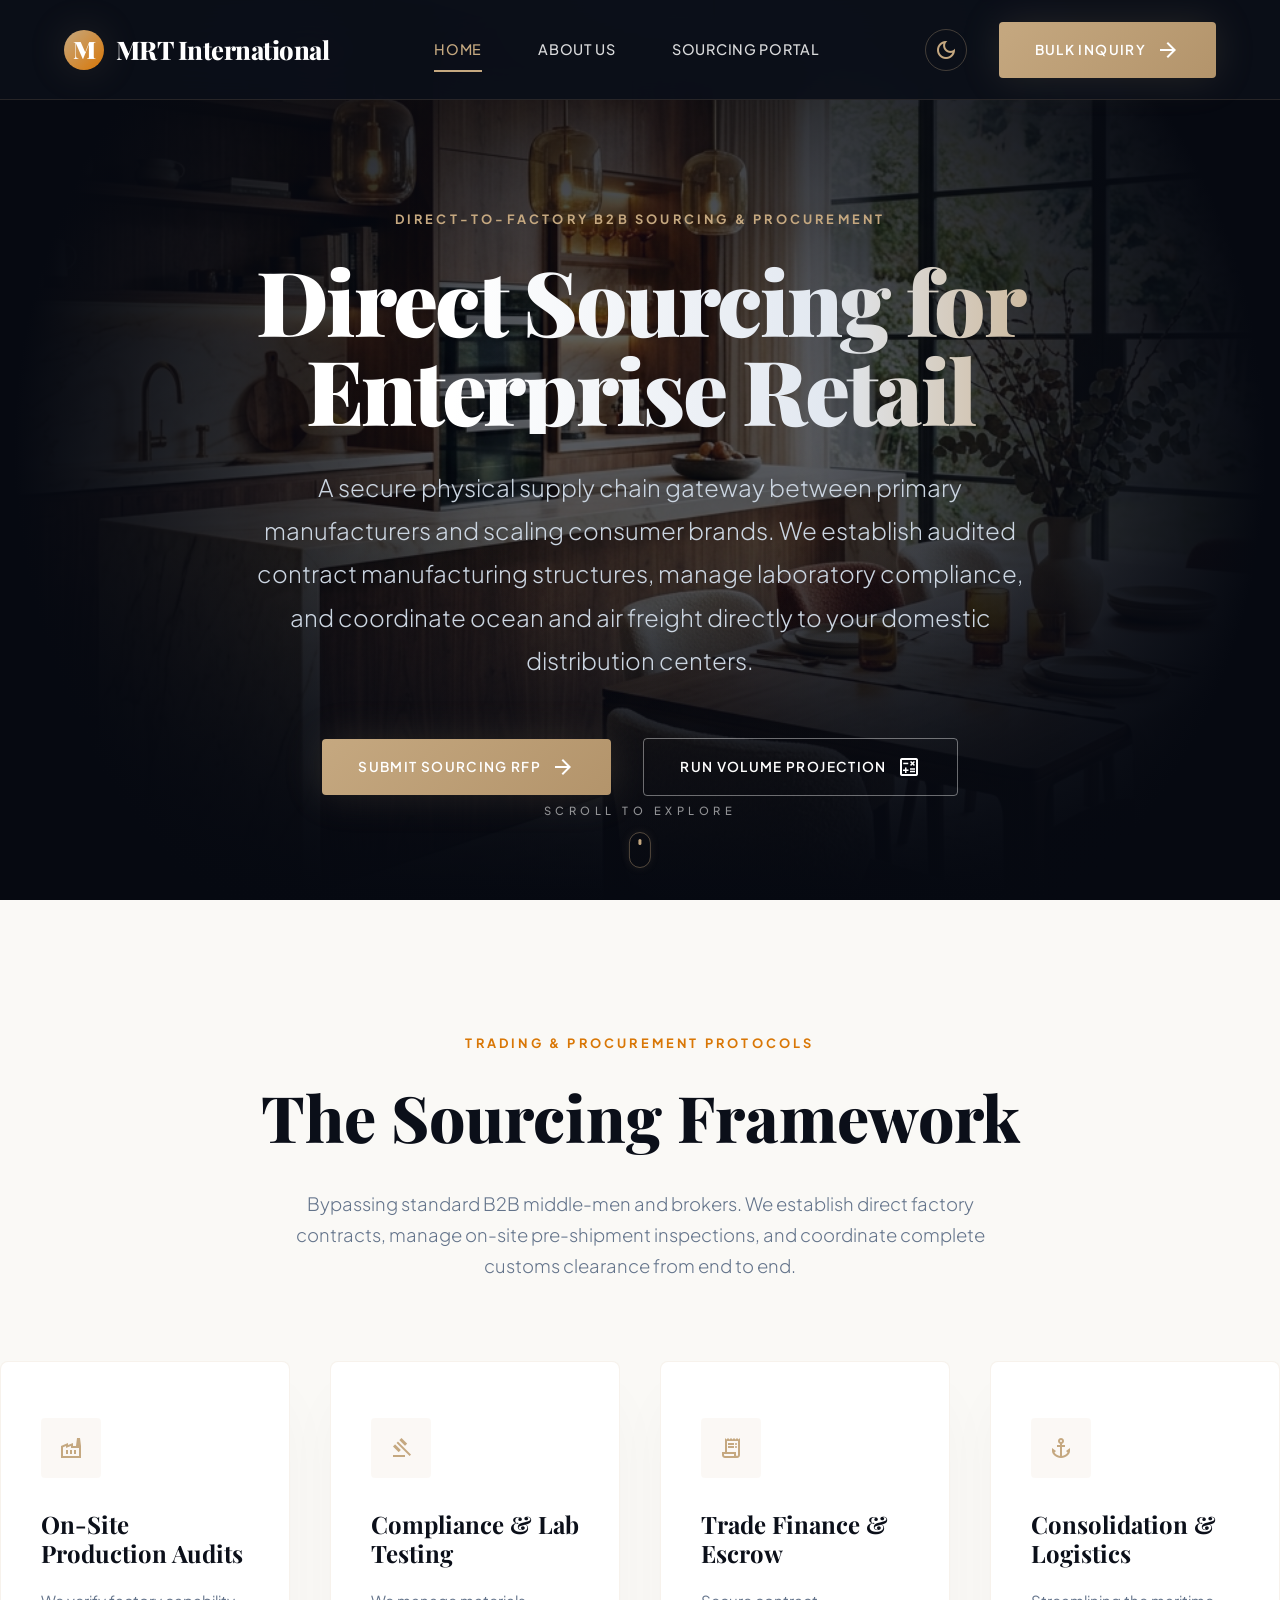
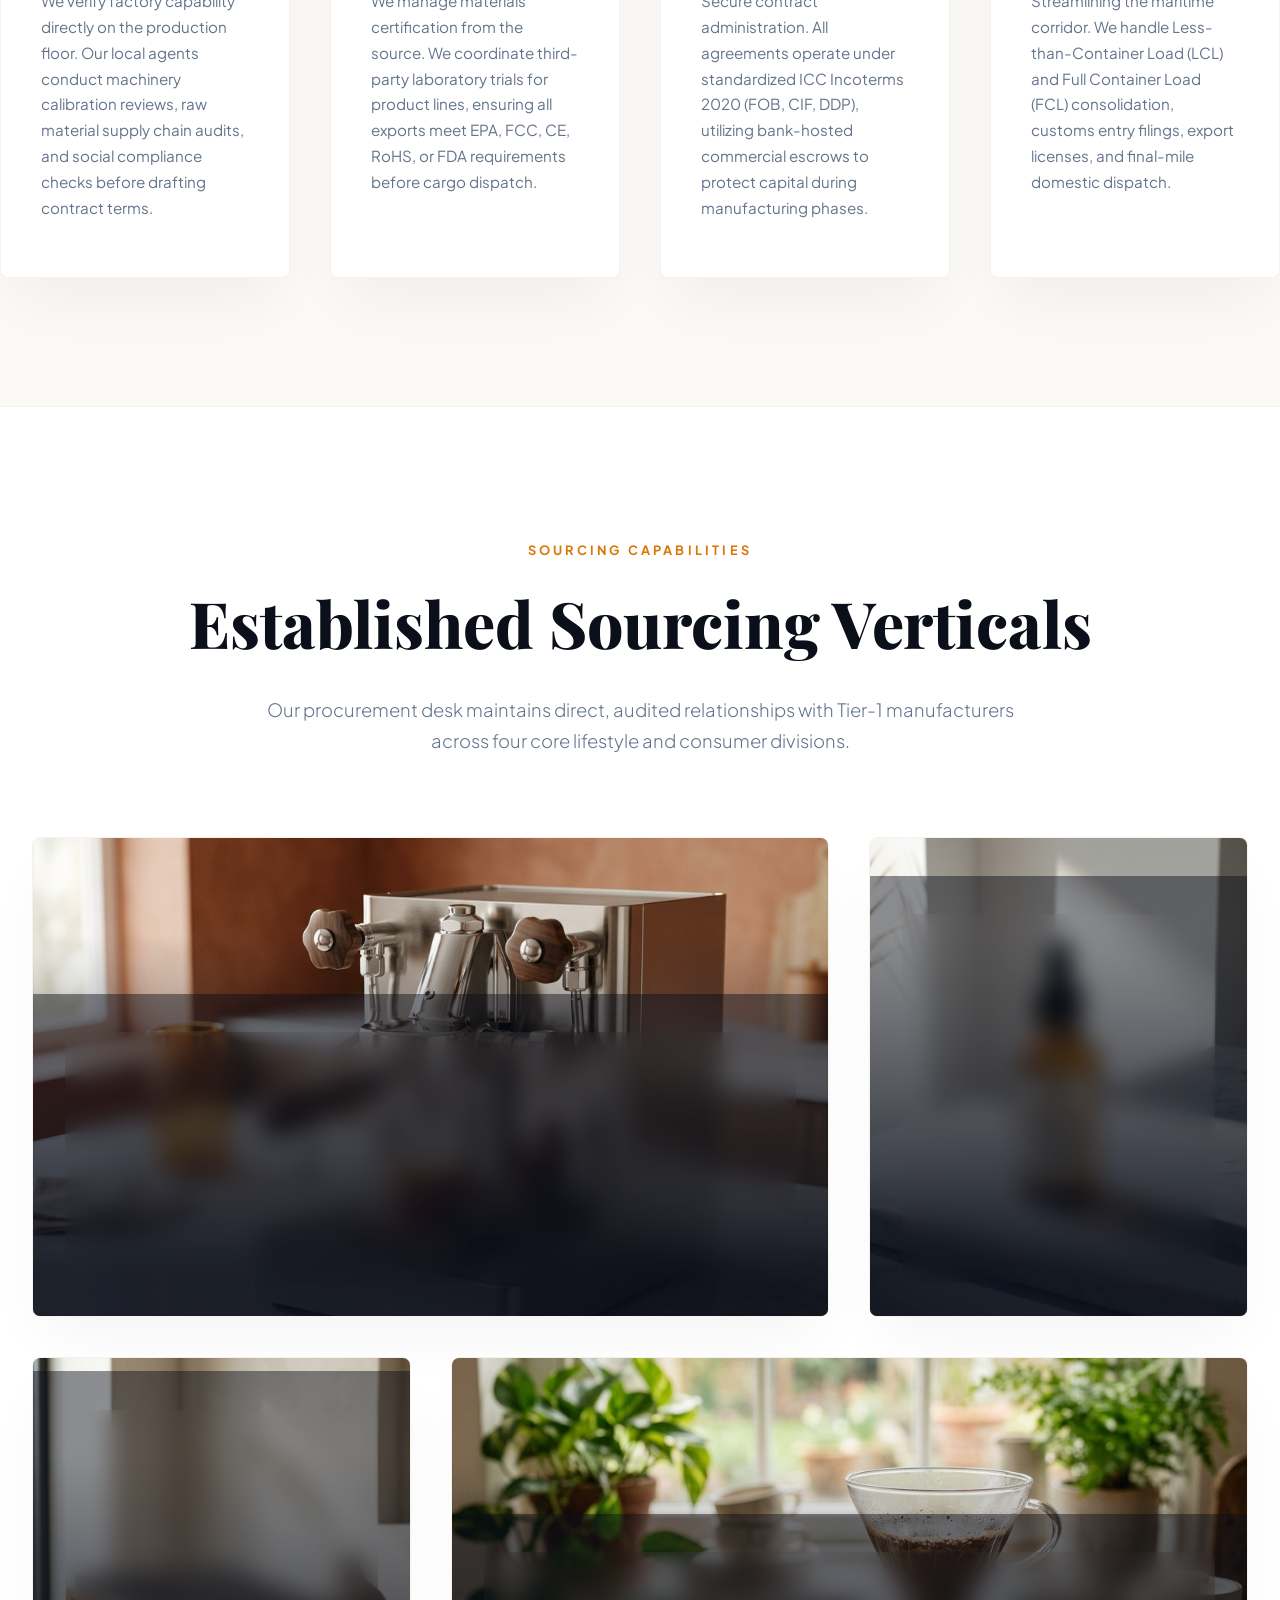
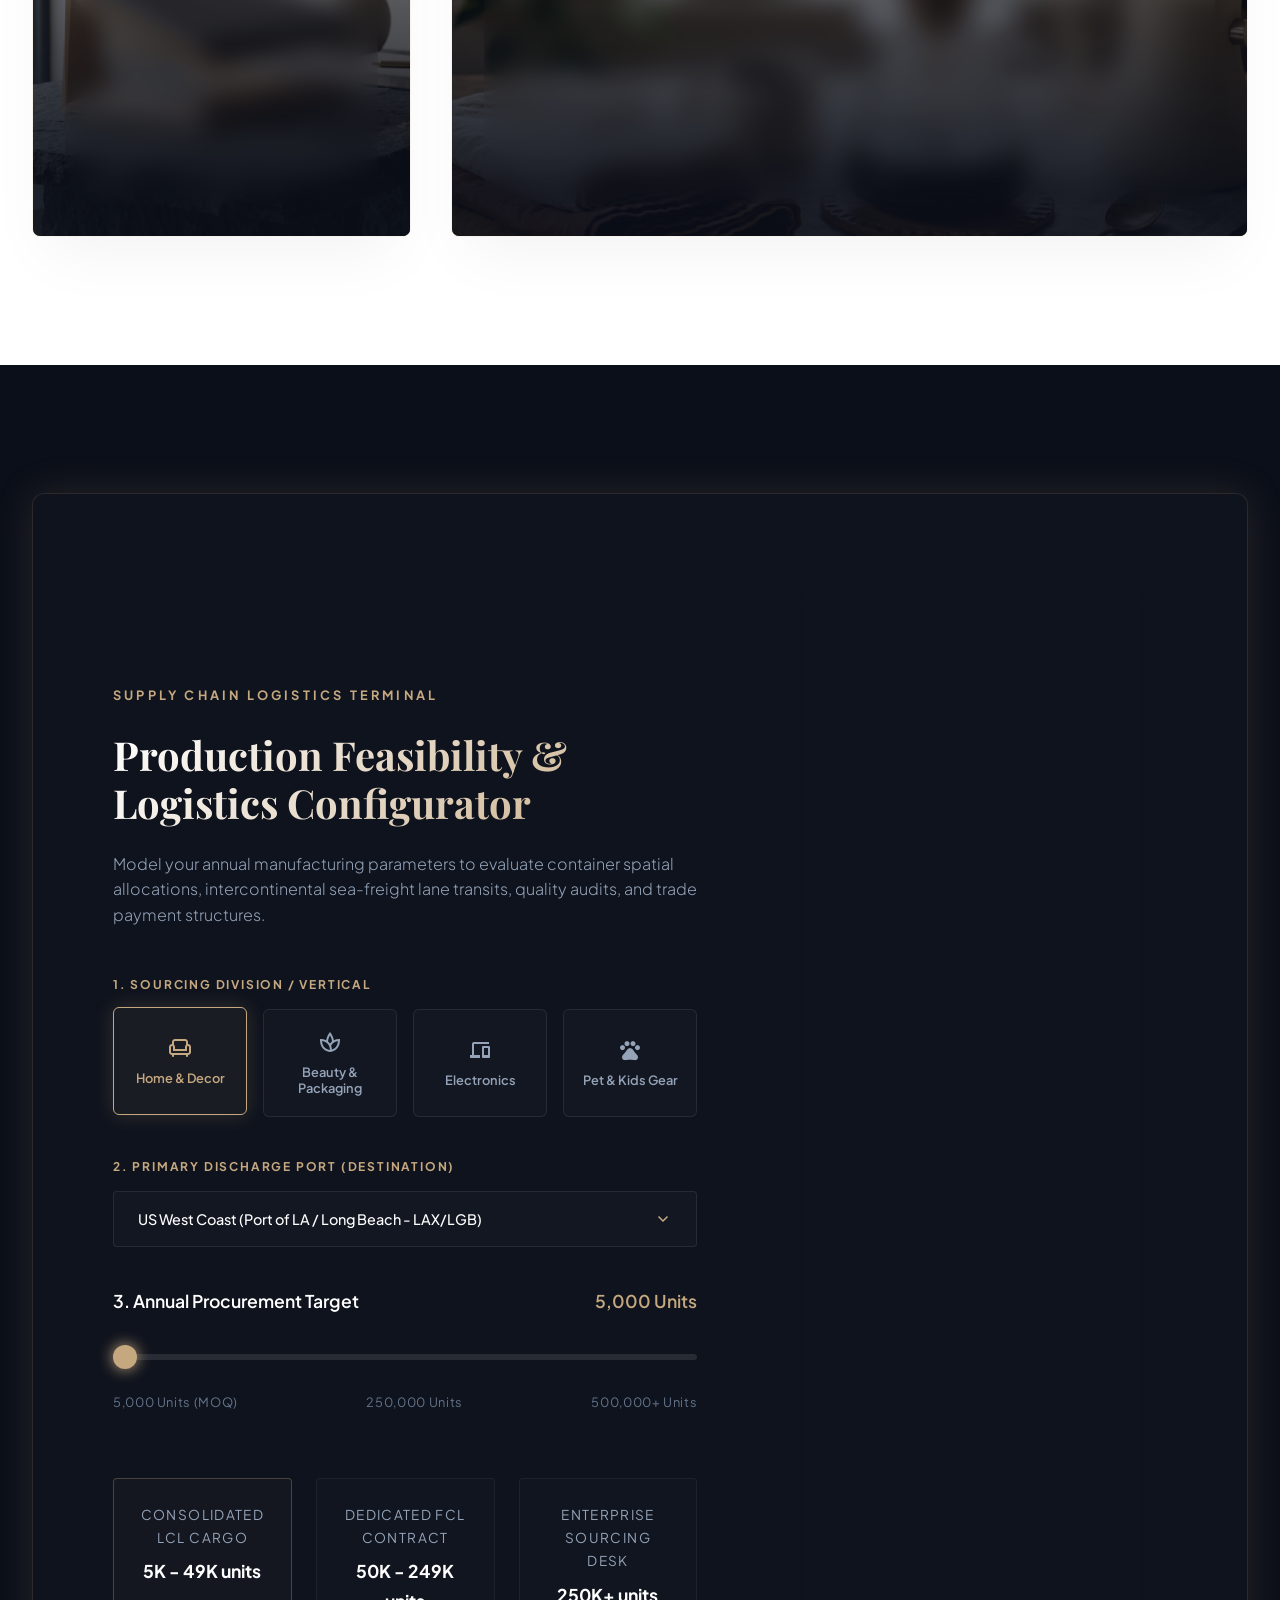
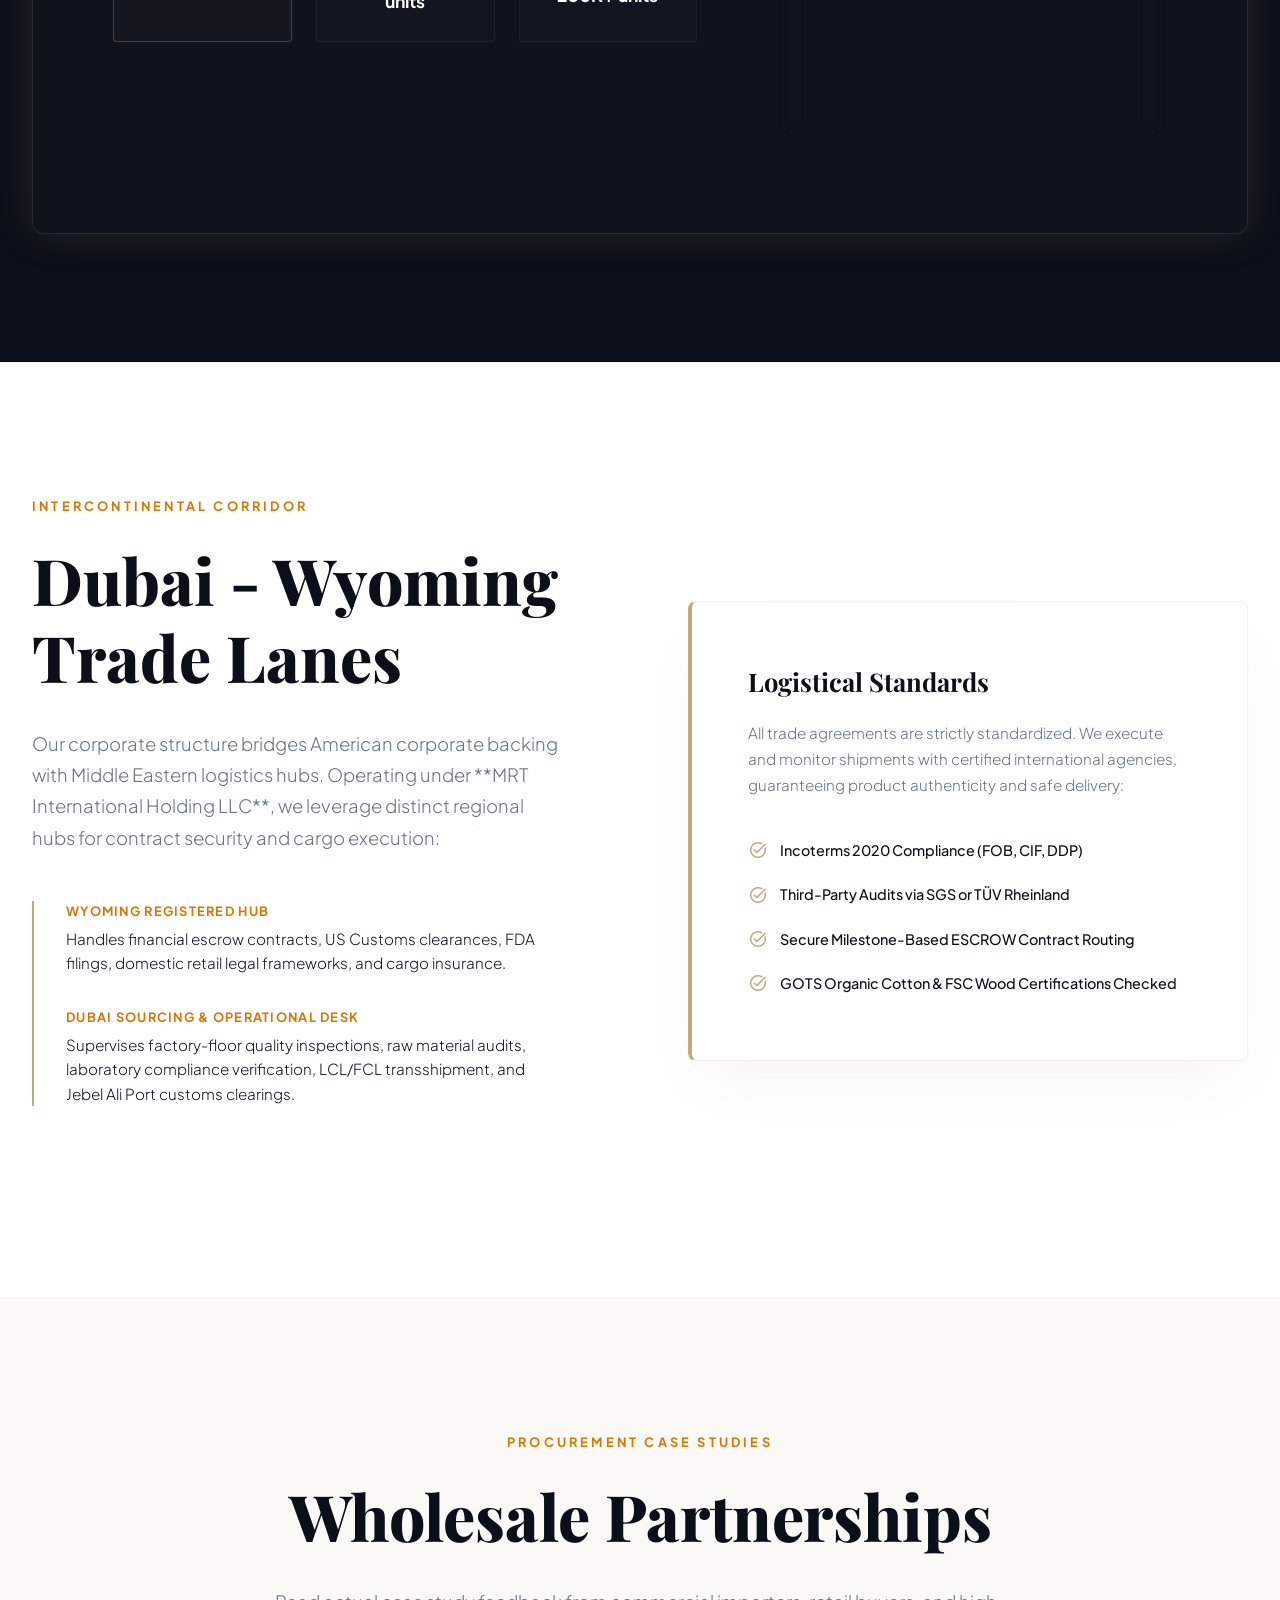
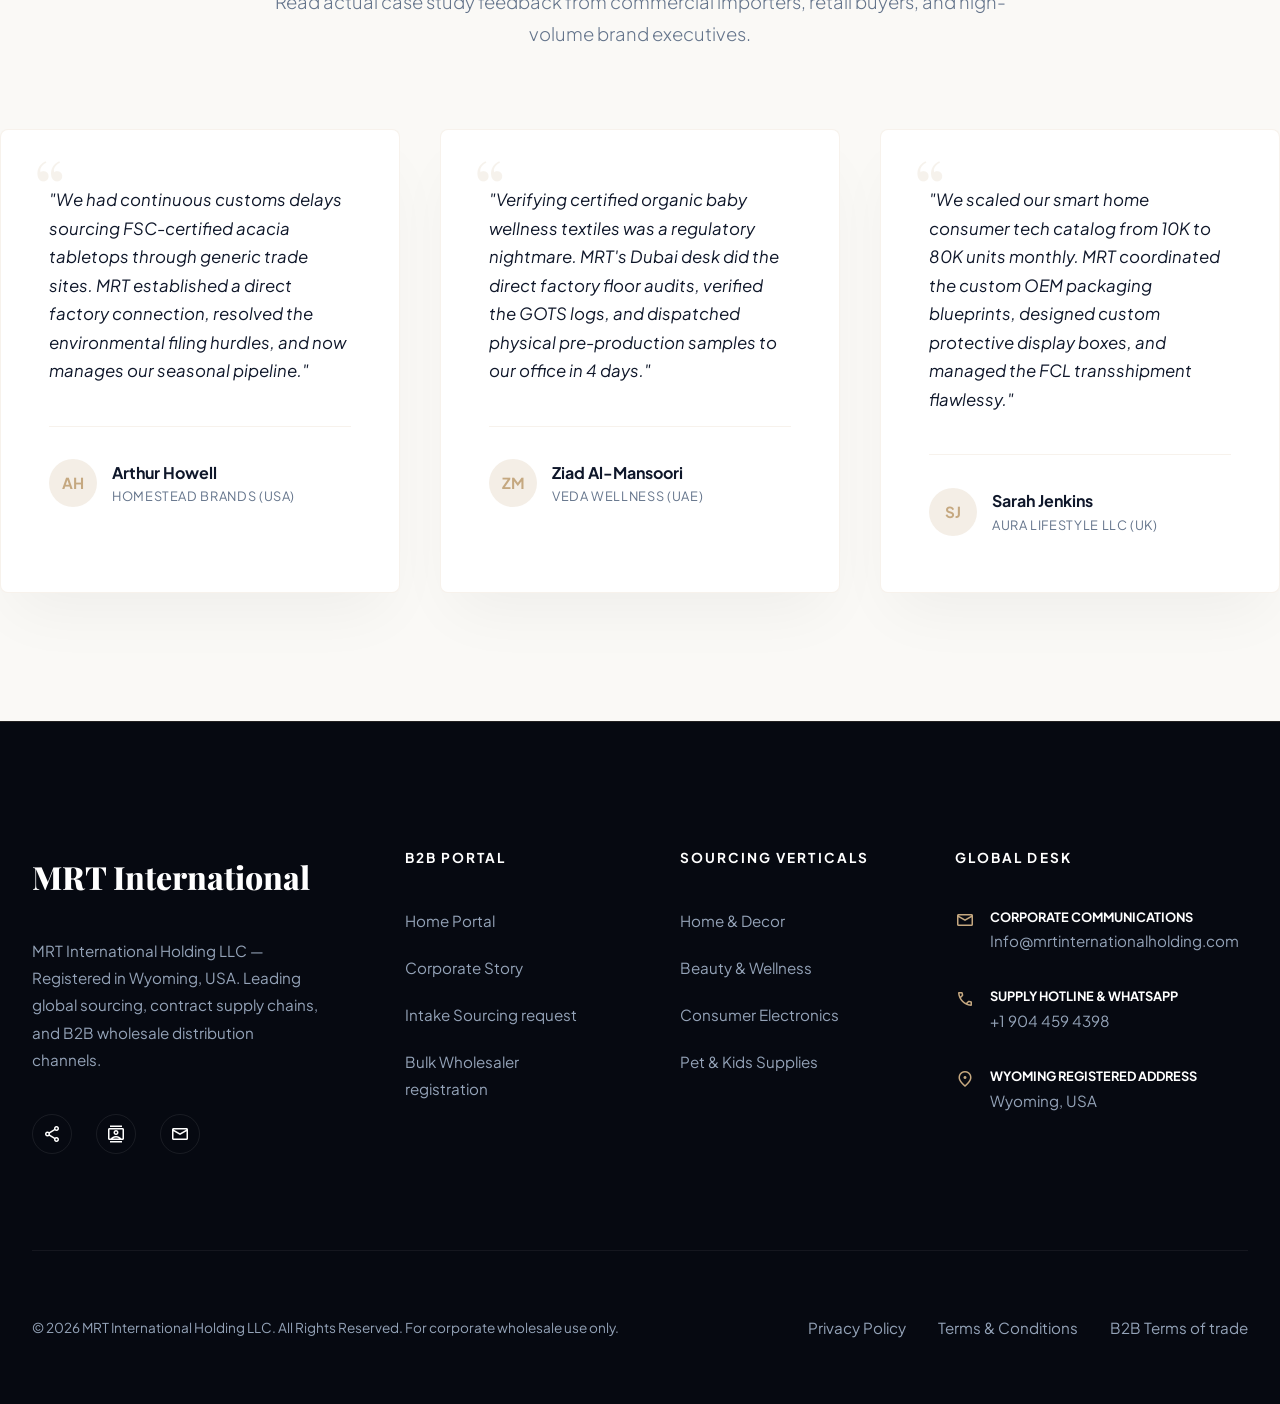
<file: index.html>
<!DOCTYPE html>
<html lang="en">
<head>
  <meta charset="UTF-8">
  <meta name="viewport" content="width=device-width, initial-scale=1.0">
  <title>Global B2B Wholesale & Sourcing | MRT International Holding LLC</title>
  <meta name="description" content="Wyoming's trusted partner for global B2B sourcing, contract manufacturing, and bulk supply chains across the USA, UAE, and international markets.">
  <meta name="keywords" content="B2B sourcing, wholesale supplier, contract manufacturing, bulk e-commerce, global trade UAE, supply chain logistics, Wyoming trading company">
  <link rel="icon" type="image/svg+xml" href="favicon.svg">
  
  <!-- Premium Fonts & Icons -->
  <link href="https://fonts.googleapis.com/css2?family=Playfair+Display:ital,wght@0,500;0,600;0,700;0,800;0,900;1,400&family=Plus+Jakarta+Sans:wght@300;400;500;600;700;800&display=swap" rel="stylesheet">
  <link href="https://fonts.googleapis.com/css2?family=Material+Symbols+Outlined:opsz,wght,FILL,GRAD@20..48,100..700,0..1,-25..200" rel="stylesheet">
  <!-- Theme Initializer to prevent Flash of Un-themed Content (FOUC) -->
  <script>
    (function() {
      let savedTheme = 'light';
      try {
        savedTheme = localStorage.getItem('mrt-theme') || 'light';
      } catch (e) {
        console.warn('localStorage is not accessible:', e);
      }
      document.documentElement.setAttribute('data-theme', savedTheme);
    })();
  </script>

  <!-- Custom Core Stylesheet -->
  <link rel="stylesheet" href="css/style.css">
</head>
<body>

  <!-- 1. Navigation Header -->
  <header class="mrt-nav">
    <a href="index.html" class="mrt-logo">
      <div class="logo-icon">M</div>
      <span class="logo-text">MRT International</span>
    </a>
    
    <nav class="nav-links">
      <a href="index.html" class="nav-link active">Home</a>
      <a href="about.html" class="nav-link">About Us</a>
      <a href="contact.html" class="nav-link">Sourcing Portal</a>
    </nav>
    
    <div class="nav-right-actions">
      <button class="theme-toggle-btn" id="themeToggleBtn" aria-label="Toggle Color Theme">
        <span class="material-symbols-outlined">dark_mode</span>
      </button>
      <a href="contact.html" class="btn-gold">
        Bulk Inquiry
        <span class="material-symbols-outlined">arrow_forward</span>
      </a>
      <button class="nav-toggle-burger" id="mobileMenuToggle" aria-label="Open Navigation Menu">
        <span class="material-symbols-outlined">menu</span>
      </button>
    </div>
  </header>

  <!-- Mobile Menu Slide-out Overlay -->
  <div class="mobile-navigation-overlay" id="mobileNavOverlay">
    <button class="mobile-close-btn" id="mobileMenuClose">&times;</button>
    <div class="mobile-links-container">
      <a href="index.html" class="mobile-nav-item active">Home</a>
      <a href="about.html" class="mobile-nav-item">About Us</a>
      <a href="contact.html" class="mobile-nav-item">Sourcing Portal</a>
      <a href="contact.html" class="btn-gold" style="margin-top: 2rem;">Get Quotes</a>
    </div>
  </div>

  <main>
    <!-- 2. Hero Section -->
    <section class="b2b-hero">
      <div class="hero-media-wrapper">
        <img src="assets/mrt-hero.png" alt="High-End Modern Supply Chain" class="hero-img" loading="eager">
        <div class="hero-gradient-overlay"></div>
      </div>
      
      <div class="hero-content-wrapper">
        <span class="tagline" style="color: var(--accent-gold);">Direct-to-Factory B2B Sourcing &amp; Procurement</span>
        <h1 class="hero-title-large">Direct Sourcing for Enterprise Retail</h1>
        <p class="hero-subtitle-sub">
          A secure physical supply chain gateway between primary manufacturers and scaling consumer brands. We establish audited contract manufacturing structures, manage laboratory compliance, and coordinate ocean and air freight directly to your domestic distribution centers.
        </p>
        <div class="hero-button-group">
          <a href="contact.html" class="btn-gold">
            Submit Sourcing RFP
            <span class="material-symbols-outlined">arrow_forward</span>
          </a>
          <a href="#calculator" class="btn-outline">
            Run Volume Projection
            <span class="material-symbols-outlined">calculate</span>
          </a>
        </div>
      </div>
      
      <div class="hero-scroll-indicator">
        <span>Scroll to Explore</span>
        <div class="scroll-icon"></div>
      </div>
    </section>

    <!-- 3. Value Pillars Section -->
    <section class="section-padding container">
      <div class="text-center">
        <span class="tagline">Trading &amp; Procurement Protocols</span>
        <h2 class="section-title">The Sourcing Framework</h2>
        <p class="section-desc">Bypassing standard B2B middle-men and brokers. We establish direct factory contracts, manage on-site pre-shipment inspections, and coordinate complete customs clearance from end to end.</p>
      </div>
      
      <div class="pillars-grid">
        <!-- Pillar 1: Direct-to-Factory Procurement -->
        <div class="pillar-card">
          <div class="pillar-icon-box">
            <span class="material-symbols-outlined">factory</span>
          </div>
          <h3 class="pillar-title">On-Site Production Audits</h3>
          <p class="pillar-desc">We verify factory capability directly on the production floor. Our local agents conduct machinery calibration reviews, raw material supply chain audits, and social compliance checks before drafting contract terms.</p>
        </div>
        
        <!-- Pillar 2: Regulatory & Compliance -->
        <div class="pillar-card">
          <div class="pillar-icon-box">
            <span class="material-symbols-outlined">gavel</span>
          </div>
          <h3 class="pillar-title">Compliance &amp; Lab Testing</h3>
          <p class="pillar-desc">We manage materials certification from the source. We coordinate third-party laboratory trials for product lines, ensuring all exports meet EPA, FCC, CE, RoHS, or FDA requirements before cargo dispatch.</p>
        </div>
        
        <!-- Pillar 3: Incoterms & Price Structures -->
        <div class="pillar-card">
          <div class="pillar-icon-box">
            <span class="material-symbols-outlined">receipt_long</span>
          </div>
          <h3 class="pillar-title">Trade Finance &amp; Escrow</h3>
          <p class="pillar-desc">Secure contract administration. All agreements operate under standardized ICC Incoterms 2020 (FOB, CIF, DDP), utilizing bank-hosted commercial escrows to protect capital during manufacturing phases.</p>
        </div>
        
        <!-- Pillar 4: Customs & Freight Consolidation -->
        <div class="pillar-card">
          <div class="pillar-icon-box">
            <span class="material-symbols-outlined">anchor</span>
          </div>
          <h3 class="pillar-title">Consolidation &amp; Logistics</h3>
          <p class="pillar-desc">Streamlining the maritime corridor. We handle Less-than-Container Load (LCL) and Full Container Load (FCL) consolidation, customs entry filings, export licenses, and final-mile domestic dispatch.</p>
        </div>
      </div>
    </section>

    <!-- 4. Aesthetic Sourcing Categories Section -->
    <section class="section-padding" style="background-color: var(--bg-white); border-top: 1px solid var(--border-light);">
      <div class="container">
        <div class="text-center">
          <span class="tagline">Sourcing Capabilities</span>
          <h2 class="section-title">Established Sourcing Verticals</h2>
          <p class="section-desc">Our procurement desk maintains direct, audited relationships with Tier-1 manufacturers across four core lifestyle and consumer divisions.</p>
        </div>
        
        <div class="category-editorial-layout">
          <!-- Category 1: Home & Living (Double Wide) -->
          <div class="cat-editorial-card double-wide">
            <div class="cat-media" style="background-image: url('assets/bento-home.png');"></div>
            <div class="cat-overlay"></div>
            <div class="cat-content-block">
              <h3 class="cat-title-label">Home, Decor &amp; Living</h3>
              <p class="cat-desc-para">FSC-certified solid wood furniture, organic linen fabrics, custom commercial lighting assemblies, and contemporary home essentials built for heavy retail container-load volume.</p>
              <a href="contact.html?cat=home" class="cat-action-link">
                Inquire Sourcing
                <span class="material-symbols-outlined">arrow_forward</span>
              </a>
            </div>
          </div>
          
          <!-- Category 2: Beauty & Wellness -->
          <div class="cat-editorial-card">
            <div class="cat-media" style="background-image: url('assets/bento-beauty.png');"></div>
            <div class="cat-overlay"></div>
            <div class="cat-content-block">
              <h3 class="cat-title-label">Beauty, Cosmetics &amp; Packaging</h3>
              <p class="cat-desc-para">ISO-certified cosmetic formulations, organic extracts, medical-grade spa wellness supplies, and eco-friendly PCR custom container molds.</p>
              <a href="contact.html?cat=beauty" class="cat-action-link">
                Inquire Sourcing
                <span class="material-symbols-outlined">arrow_forward</span>
              </a>
            </div>
          </div>
          
          <!-- Category 3: Tech & Smart Gadgets -->
          <div class="cat-editorial-card">
            <div class="cat-media" style="background-image: url('assets/bento-tech.png');"></div>
            <div class="cat-overlay"></div>
            <div class="cat-content-block">
              <h3 class="cat-title-label">Consumer Electronics &amp; Accessories</h3>
              <p class="cat-desc-para">OEM mobile device peripherals, Qi2-compliant wireless charging modules, smart home automation products, and CE/FCC/RoHS-certified audio hardware.</p>
              <a href="contact.html?cat=tech" class="cat-action-link">
                Inquire Sourcing
                <span class="material-symbols-outlined">arrow_forward</span>
              </a>
            </div>
          </div>
          
          <!-- Category 4: General Lifestyle & Pets (Double Wide) -->
          <div class="cat-editorial-card double-wide">
            <div class="cat-media" style="background-image: url('assets/bento-pets.png');"></div>
            <div class="cat-overlay"></div>
            <div class="cat-content-block">
              <h3 class="cat-title-label">Premium Pet Products &amp; Baby Essentials</h3>
              <p class="cat-desc-para">Heavy-duty outdoor pet gear, BPA-free baby developmental toy collections, and premium GOTS-certified infant organic cotton apparel, tested against lead and chemical restrictions.</p>
              <a href="contact.html?cat=lifestyle" class="cat-action-link">
                Inquire Sourcing
                <span class="material-symbols-outlined">arrow_forward</span>
              </a>
            </div>
          </div>
        </div>
      </div>
    </section>

    <!-- 5. Production Feasibility & Logistics Configurator Section -->
    <section class="section-padding pricing-calculator-section" id="calculator">
      <div class="container">
        <div class="calculator-wrapper">
          <!-- Control Panel -->
          <div class="calc-control-panel">
            <span class="tagline" style="color: var(--accent-gold);">Supply Chain Logistics Terminal</span>
            <h2 class="calc-title">Production Feasibility &amp; Logistics Configurator</h2>
            <p class="calc-subtitle">Model your annual manufacturing parameters to evaluate container spatial allocations, intercontinental sea-freight lane transits, quality audits, and trade payment structures.</p>
            
            <!-- Category Sourcing Vertical Selector -->
            <div class="category-select-wrapper" style="margin-bottom: 2.5rem;">
              <label class="calc-input-label">1. Sourcing Division / Vertical</label>
              <div class="category-select-grid">
                <button type="button" class="calc-cat-card active" data-category="home">
                  <span class="material-symbols-outlined">chair</span>
                  <span class="calc-cat-name">Home &amp; Decor</span>
                </button>
                <button type="button" class="calc-cat-card" data-category="beauty">
                  <span class="material-symbols-outlined">spa</span>
                  <span class="calc-cat-name">Beauty &amp; Packaging</span>
                </button>
                <button type="button" class="calc-cat-card" data-category="tech">
                  <span class="material-symbols-outlined">devices</span>
                  <span class="calc-cat-name">Electronics</span>
                </button>
                <button type="button" class="calc-cat-card" data-category="pets">
                  <span class="material-symbols-outlined">pets</span>
                  <span class="calc-cat-name">Pet &amp; Kids Gear</span>
                </button>
              </div>
            </div>

            <!-- Global Port Selector -->
            <div class="port-select-wrapper" style="margin-bottom: 2.5rem;">
              <label class="calc-input-label" for="calcDestinationPort">2. Primary Discharge Port (Destination)</label>
              <div class="select-container-dark">
                <select class="custom-port-dropdown" id="calcDestinationPort">
                  <option value="lax">US West Coast (Port of LA / Long Beach - LAX/LGB)</option>
                  <option value="nyc">US East Coast (Port of New York / New Jersey - NYC/NJ)</option>
                  <option value="rot">Western Europe (Port of Rotterdam - ROT)</option>
                  <option value="dxb">Middle East (Port of Jebel Ali, Dubai - DXB)</option>
                </select>
              </div>
            </div>

            <!-- Volume Slider -->
            <div class="slider-container">
              <div class="slider-labels">
                <span>3. Annual Procurement Target</span>
                <span class="text-gold" id="calcVolumeDisplay">5,000 Units</span>
              </div>
              <input type="range" class="slider-input" id="wholesaleSlider" min="5000" max="500000" step="5000" value="5000">
              <div class="slider-ticks">
                <span>5,000 Units (MOQ)</span>
                <span>250,000 Units</span>
                <span>500,000+ Units</span>
              </div>
            </div>
            
            <div class="tier-highlights">
              <!-- Tier 1 -->
              <div class="tier-highlight-card active" id="tierStarterCard">
                <div class="tier-h-name">Consolidated LCL Cargo</div>
                <div class="tier-h-val">5K - 49K units</div>
              </div>
              
              <!-- Tier 2 -->
              <div class="tier-highlight-card" id="tierScaleCard">
                <div class="tier-h-name">Dedicated FCL Contract</div>
                <div class="tier-h-val">50K - 249K units</div>
              </div>
              
              <!-- Tier 3 -->
              <div class="tier-highlight-card" id="tierEliteCard">
                <div class="tier-h-name">Enterprise Sourcing Desk</div>
                <div class="tier-h-val">250K+ units</div>
              </div>
            </div>
          </div>
          
          <!-- Results Card -->
          <div class="calc-result-panel">
            <div class="result-header">
              <div class="res-tier-name">PRODUCTION FEASIBILITY ANALYSIS</div>
              <div class="res-volume-display text-gold" id="calcTierName" style="font-size: 2.2rem; line-height: 1.2;">Consolidated LCL</div>
            </div>
            
            <div class="result-metrics">
              <!-- Metric 1 -->
              <div class="metric-line">
                <span class="m-label">CBM Volume Allocation</span>
                <span class="m-val highlight-gold" id="calcDiscountVal">2.25 CBM (Consolidated LCL)</span>
              </div>
              
              <!-- Metric 2 -->
              <div class="metric-line">
                <span class="m-label">Quality Control Audit Standard</span>
                <span class="m-val" id="calcSupportVal">Pre-Shipment Inspections (AQL 2.5)</span>
              </div>
              
              <!-- Metric 3 -->
              <div class="metric-line">
                <span class="m-label">Commercial Trade Payment Framework</span>
                <span class="m-val" id="calcBrandingVal">30% T/T Deposit / 70% against Telex B/L</span>
              </div>
              
              <!-- Metric 4: Vertical Timeline -->
              <div class="metric-line-vertical">
                <span class="m-label">Dynamic Production &amp; Transit Voyage Timeline</span>
                <div class="timeline-visual-bar" id="timelineBar">
                  <div class="timeline-segment production-seg" style="width: 40%;" data-label="Production: 25d"></div>
                  <div class="timeline-segment voyage-seg" style="width: 50%;" data-label="Voyage: 30d"></div>
                  <div class="timeline-segment customs-seg" style="width: 10%;" data-label="Port: 5d"></div>
                </div>
                <div class="timeline-caption-text" id="calcSpeedVal">
                  Estimated Total: 60 Days (FOB Jebel Ali to Port of LAX/LGB)
                </div>
              </div>
            </div>
            
            <a href="contact.html" id="calcSubmitBtn" class="btn-gold text-center" style="width: 100%; justify-content: center; margin-top: 2rem;">
              Request Custom Logistics Quote
              <span class="material-symbols-outlined">arrow_forward</span>
            </a>
          </div>
        </div>
      </div>
    </section>

    <!-- 6. Supply Chain Map Section -->
    <section class="section-padding sourcing-map-section">
      <div class="container map-layout-grid">
        <div class="map-details">
          <span class="tagline">Intercontinental Corridor</span>
          <h2 class="section-title" style="color: var(--primary-obsidian);">Dubai - Wyoming Trade Lanes</h2>
          <p class="section-desc" style="margin-bottom: 3rem; text-align: left;">
            Our corporate structure bridges American corporate backing with Middle Eastern logistics hubs. Operating under **MRT International Holding LLC**, we leverage distinct regional hubs for contract security and cargo execution:
          </p>
          
          <div class="trade-hubs-container">
            <div>
              <p style="font-size: 0.8rem; font-weight: 700; text-transform: uppercase; color: var(--accent-amber); letter-spacing: 0.1em; margin-bottom: 0.25rem;">Wyoming Registered Hub</p>
              <p style="color: var(--text-dark); font-size: 0.95rem; line-height: 1.6; font-weight: 300;">
                Handles financial escrow contracts, US Customs clearances, FDA filings, domestic retail legal frameworks, and cargo insurance.
              </p>
            </div>
            <div>
              <p style="font-size: 0.8rem; font-weight: 700; text-transform: uppercase; color: var(--accent-amber); letter-spacing: 0.1em; margin-bottom: 0.25rem;">Dubai Sourcing &amp; Operational Desk</p>
              <p style="color: var(--text-dark); font-size: 0.95rem; line-height: 1.6; font-weight: 300;">
                Supervises factory-floor quality inspections, raw material audits, laboratory compliance verification, LCL/FCL transshipment, and Jebel Ali Port customs clearings.
              </p>
            </div>
          </div>
        </div>
        
        <!-- Human Sourcing Details Panel instead of generic map -->
        <div class="standards-panel">
          <h3 class="pillar-title" style="font-size: 1.6rem; margin-bottom: 1.5rem;">Logistical Standards</h3>
          <p style="color: var(--text-muted); font-size: 0.95rem; line-height: 1.7; margin-bottom: 2.5rem; font-weight: 300;">
            All trade agreements are strictly standardized. We execute and monitor shipments with certified international agencies, guaranteeing product authenticity and safe delivery:
          </p>
          
          <ul style="list-style: none; display: flex; flex-direction: column; gap: 1.25rem; font-size: 0.9rem; font-weight: 500; color: var(--primary-obsidian);">
            <li style="display: flex; align-items: center; gap: 12px;">
              <span class="material-symbols-outlined" style="color: var(--accent-gold); font-size: 1.25rem;">task_alt</span>
              Incoterms 2020 Compliance (FOB, CIF, DDP)
            </li>
            <li style="display: flex; align-items: center; gap: 12px;">
              <span class="material-symbols-outlined" style="color: var(--accent-gold); font-size: 1.25rem;">task_alt</span>
              Third-Party Audits via SGS or TÜV Rheinland
            </li>
            <li style="display: flex; align-items: center; gap: 12px;">
              <span class="material-symbols-outlined" style="color: var(--accent-gold); font-size: 1.25rem;">task_alt</span>
              Secure Milestone-Based ESCROW Contract Routing
            </li>
            <li style="display: flex; align-items: center; gap: 12px;">
              <span class="material-symbols-outlined" style="color: var(--accent-gold); font-size: 1.25rem;">task_alt</span>
              GOTS Organic Cotton &amp; FSC Wood Certifications Checked
            </li>
          </ul>
        </div>
      </div>
    </section>

    <!-- 7. Corporate Testimonials Section -->
    <section class="section-padding container">
      <div class="text-center">
        <span class="tagline">Procurement Case Studies</span>
        <h2 class="section-title">Wholesale Partnerships</h2>
        <p class="section-desc">Read actual case study feedback from commercial importers, retail buyers, and high-volume brand executives.</p>
      </div>
      
      <div class="testimonials-row-grid">
        <!-- Testimonial 1 -->
        <div class="testimonial-editorial-card">
          <div class="quote-symbol">“</div>
          <p class="testimonial-quote-text">
            "We had continuous customs delays sourcing FSC-certified acacia tabletops through generic trade sites. MRT established a direct factory connection, resolved the environmental filing hurdles, and now manages our seasonal pipeline."
          </p>
          <div class="testimonial-client-meta">
            <div class="client-avatar-placeholder">AH</div>
            <div class="client-name-details">
              <span class="c-name">Arthur Howell</span>
              <span class="c-company">Homestead Brands (USA)</span>
            </div>
          </div>
        </div>
        
        <!-- Testimonial 2 -->
        <div class="testimonial-editorial-card">
          <div class="quote-symbol">“</div>
          <p class="testimonial-quote-text">
            "Verifying certified organic baby wellness textiles was a regulatory nightmare. MRT's Dubai desk did the direct factory floor audits, verified the GOTS logs, and dispatched physical pre-production samples to our office in 4 days."
          </p>
          <div class="testimonial-client-meta">
            <div class="client-avatar-placeholder">ZM</div>
            <div class="client-name-details">
              <span class="c-name">Ziad Al-Mansoori</span>
              <span class="c-company">Veda Wellness (UAE)</span>
            </div>
          </div>
        </div>
        
        <!-- Testimonial 3 -->
        <div class="testimonial-editorial-card">
          <div class="quote-symbol">“</div>
          <p class="testimonial-quote-text">
            "We scaled our smart home consumer tech catalog from 10K to 80K units monthly. MRT coordinated the custom OEM packaging blueprints, designed custom protective display boxes, and managed the FCL transshipment flawlessy."
          </p>
          <div class="testimonial-client-meta">
            <div class="client-avatar-placeholder">SJ</div>
            <div class="client-name-details">
              <span class="c-name">Sarah Jenkins</span>
              <span class="c-company">Aura Lifestyle LLC (UK)</span>
            </div>
          </div>
        </div>
      </div>
    </section>
  </main>

  <!-- 8. Premium Editorial Footer -->
  <footer class="mrt-editorial-footer">
    <div class="container">
      <div class="footer-main-columns">
        <!-- Col 1: Brand Info -->
        <div>
          <div class="footer-brand-logo-text">MRT International</div>
          <p class="footer-brand-bio">
            MRT International Holding LLC — Registered in Wyoming, USA. Leading global sourcing, contract supply chains, and B2B wholesale distribution channels. 
          </p>
          <div class="footer-social-strip">
            <a href="#" class="social-circle-link" aria-label="Facebook"><span class="material-symbols-outlined" style="font-size: 1.25rem;">share</span></a>
            <a href="#" class="social-circle-link" aria-label="LinkedIn"><span class="material-symbols-outlined" style="font-size: 1.25rem;">contacts</span></a>
            <a href="#" class="social-circle-link" aria-label="Email"><span class="material-symbols-outlined" style="font-size: 1.25rem;">mail</span></a>
          </div>
        </div>
        
        <!-- Col 2: Navigation links -->
        <div>
          <h4 class="footer-col-header">B2B Portal</h4>
          <ul class="footer-menu-links">
            <li><a href="index.html" class="footer-menu-link">Home Portal</a></li>
            <li><a href="about.html" class="footer-menu-link">Corporate Story</a></li>
            <li><a href="contact.html" class="footer-menu-link">Intake Sourcing request</a></li>
            <li><a href="contact.html" class="footer-menu-link">Bulk Wholesaler registration</a></li>
          </ul>
        </div>
        
        <!-- Col 3: Categories Links -->
        <div>
          <h4 class="footer-col-header">Sourcing Verticals</h4>
          <ul class="footer-menu-links">
            <li><a href="contact.html?cat=home" class="footer-menu-link">Home &amp; Decor</a></li>
            <li><a href="contact.html?cat=beauty" class="footer-menu-link">Beauty &amp; Wellness</a></li>
            <li><a href="contact.html?cat=tech" class="footer-menu-link">Consumer Electronics</a></li>
            <li><a href="contact.html?cat=lifestyle" class="footer-menu-link">Pet &amp; Kids Supplies</a></li>
          </ul>
        </div>
        
        <!-- Col 4: Corporate Contacts -->
        <div>
          <h4 class="footer-col-header">Global Desk</h4>
          <div class="footer-contact-item">
            <span class="material-symbols-outlined footer-contact-icon">mail</span>
            <div>
              <p style="font-weight: 700; color: #fff; font-size: 0.8rem; text-transform: uppercase;">Corporate Communications</p>
              <p>Info@mrtinternationalholding.com</p>
            </div>
          </div>
          
          <div class="footer-contact-item">
            <span class="material-symbols-outlined footer-contact-icon">call</span>
            <div>
              <p style="font-weight: 700; color: #fff; font-size: 0.8rem; text-transform: uppercase;">Supply Hotline &amp; WhatsApp</p>
              <p>+1 904 459 4398</p>
            </div>
          </div>
          
          <div class="footer-contact-item">
            <span class="material-symbols-outlined footer-contact-icon">location_on</span>
            <div>
              <p style="font-weight: 700; color: #fff; font-size: 0.8rem; text-transform: uppercase;">Wyoming Registered Address</p>
              <p>Wyoming, USA</p>
            </div>
          </div>
        </div>
      </div>
      
      <!-- Footer Bottom -->
      <div class="footer-bottom-row">
        <p>&copy; 2026 MRT International Holding LLC. All Rights Reserved. For corporate wholesale use only.</p>
        <div style="display: flex; gap: 2rem;">
          <a href="#" class="footer-menu-link">Privacy Policy</a>
          <a href="#" class="footer-menu-link">Terms &amp; Conditions</a>
          <a href="#" class="footer-menu-link">B2B Terms of trade</a>
        </div>
      </div>
    </div>
  </footer>

  <!-- Core Javascript Client logic -->
  <script src="js/main.js"></script>
</body>
</html>
</file>
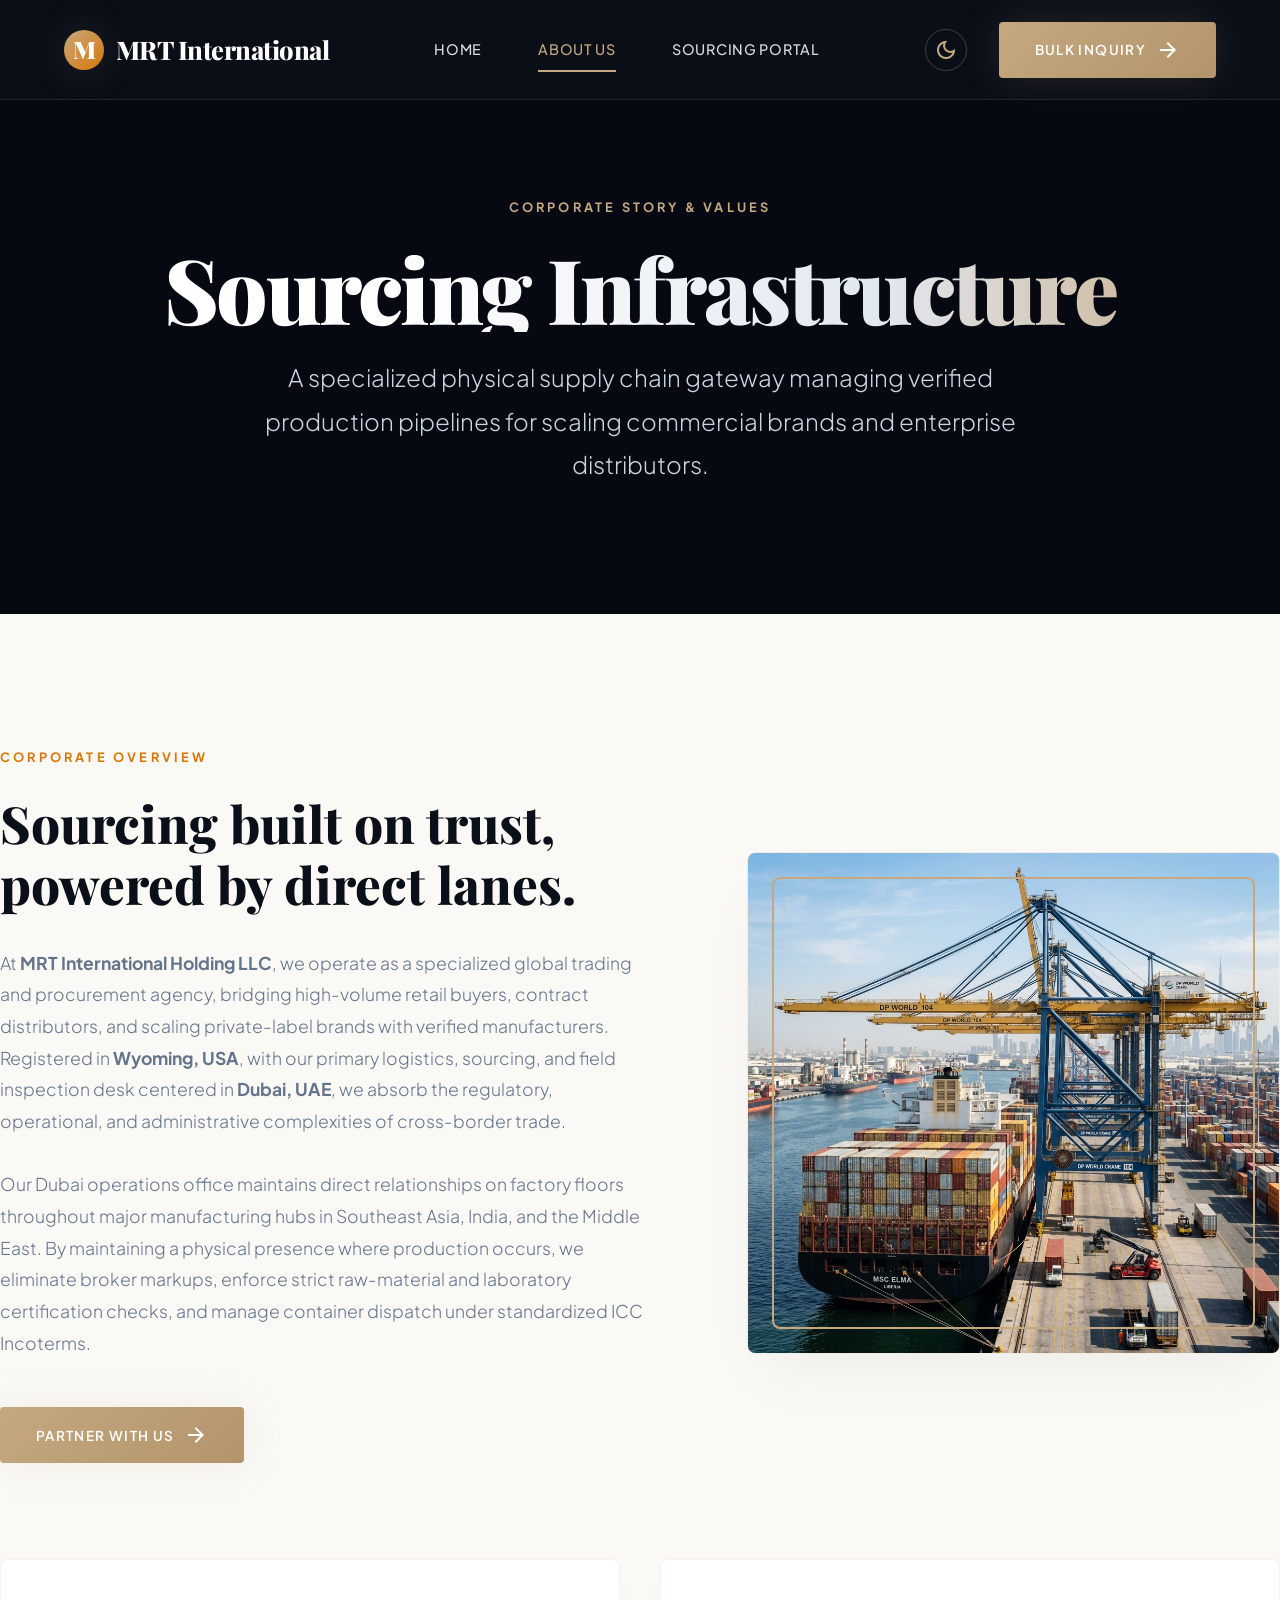
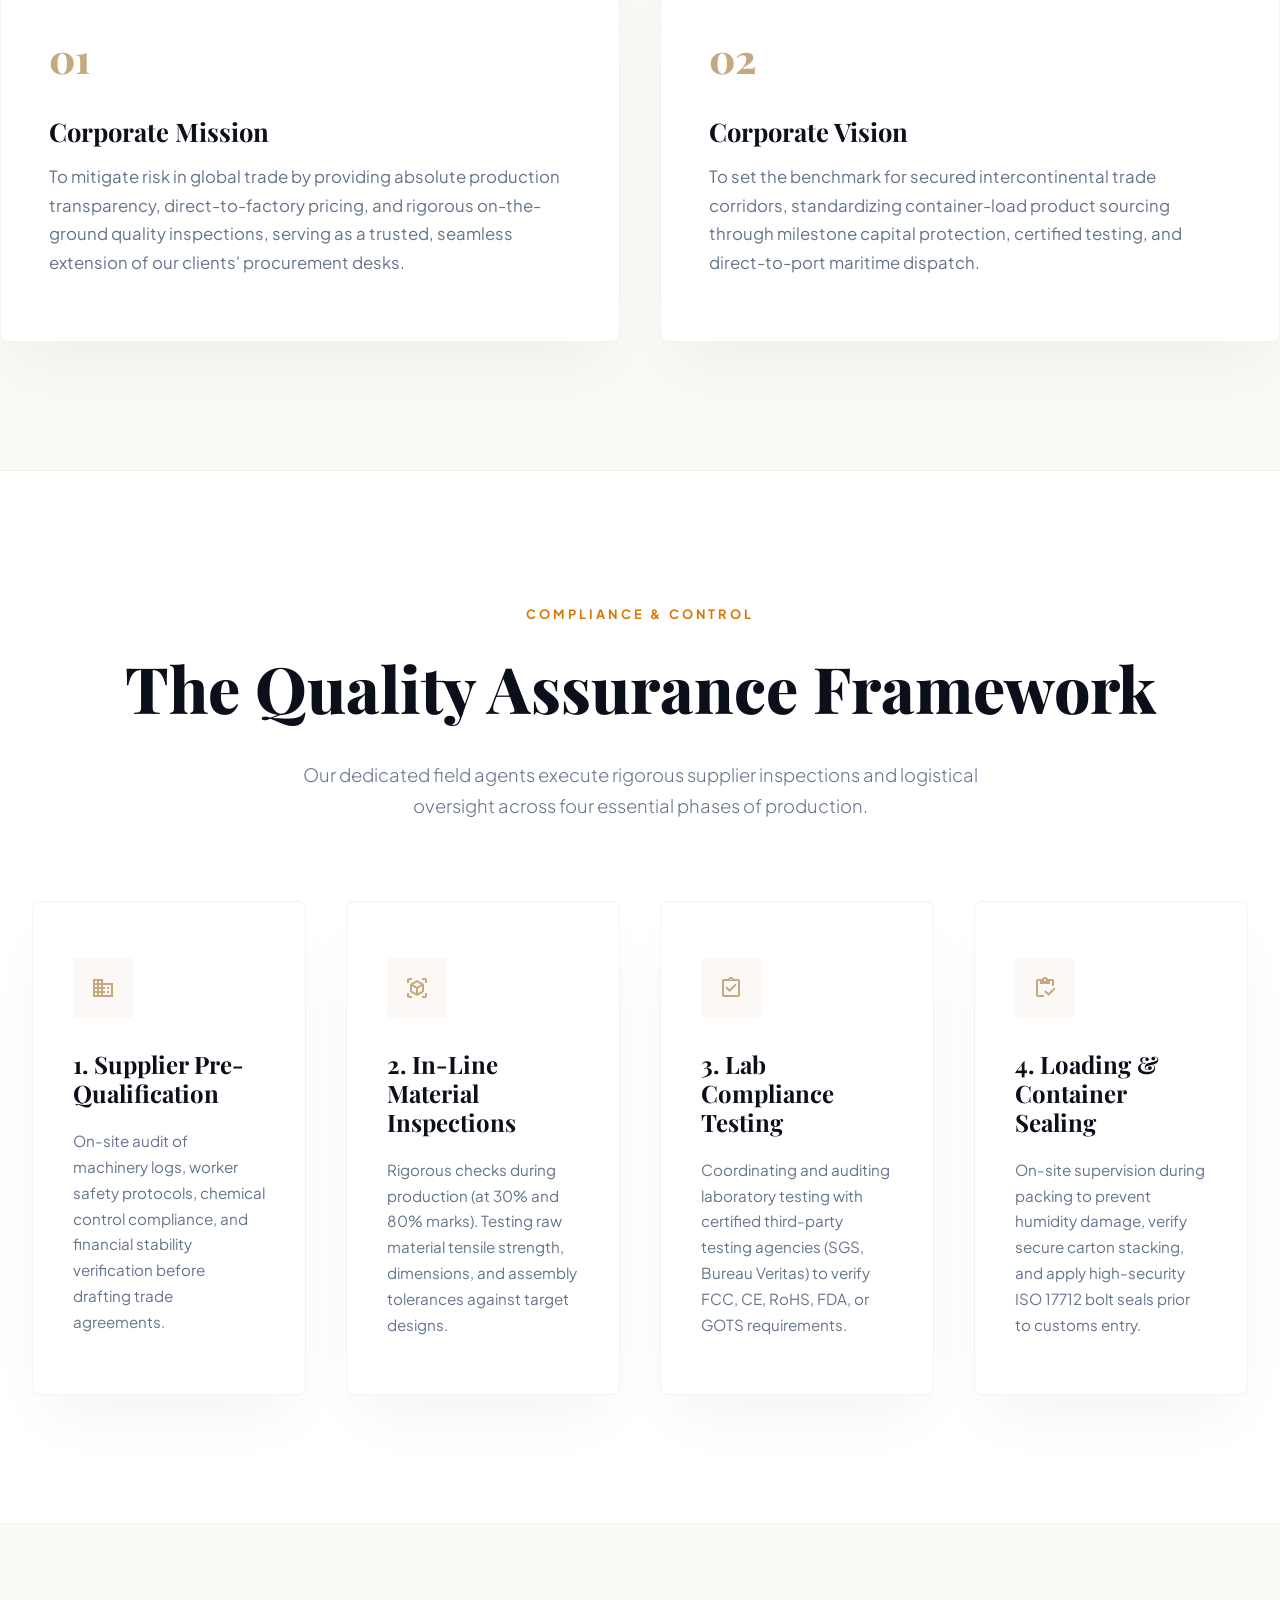
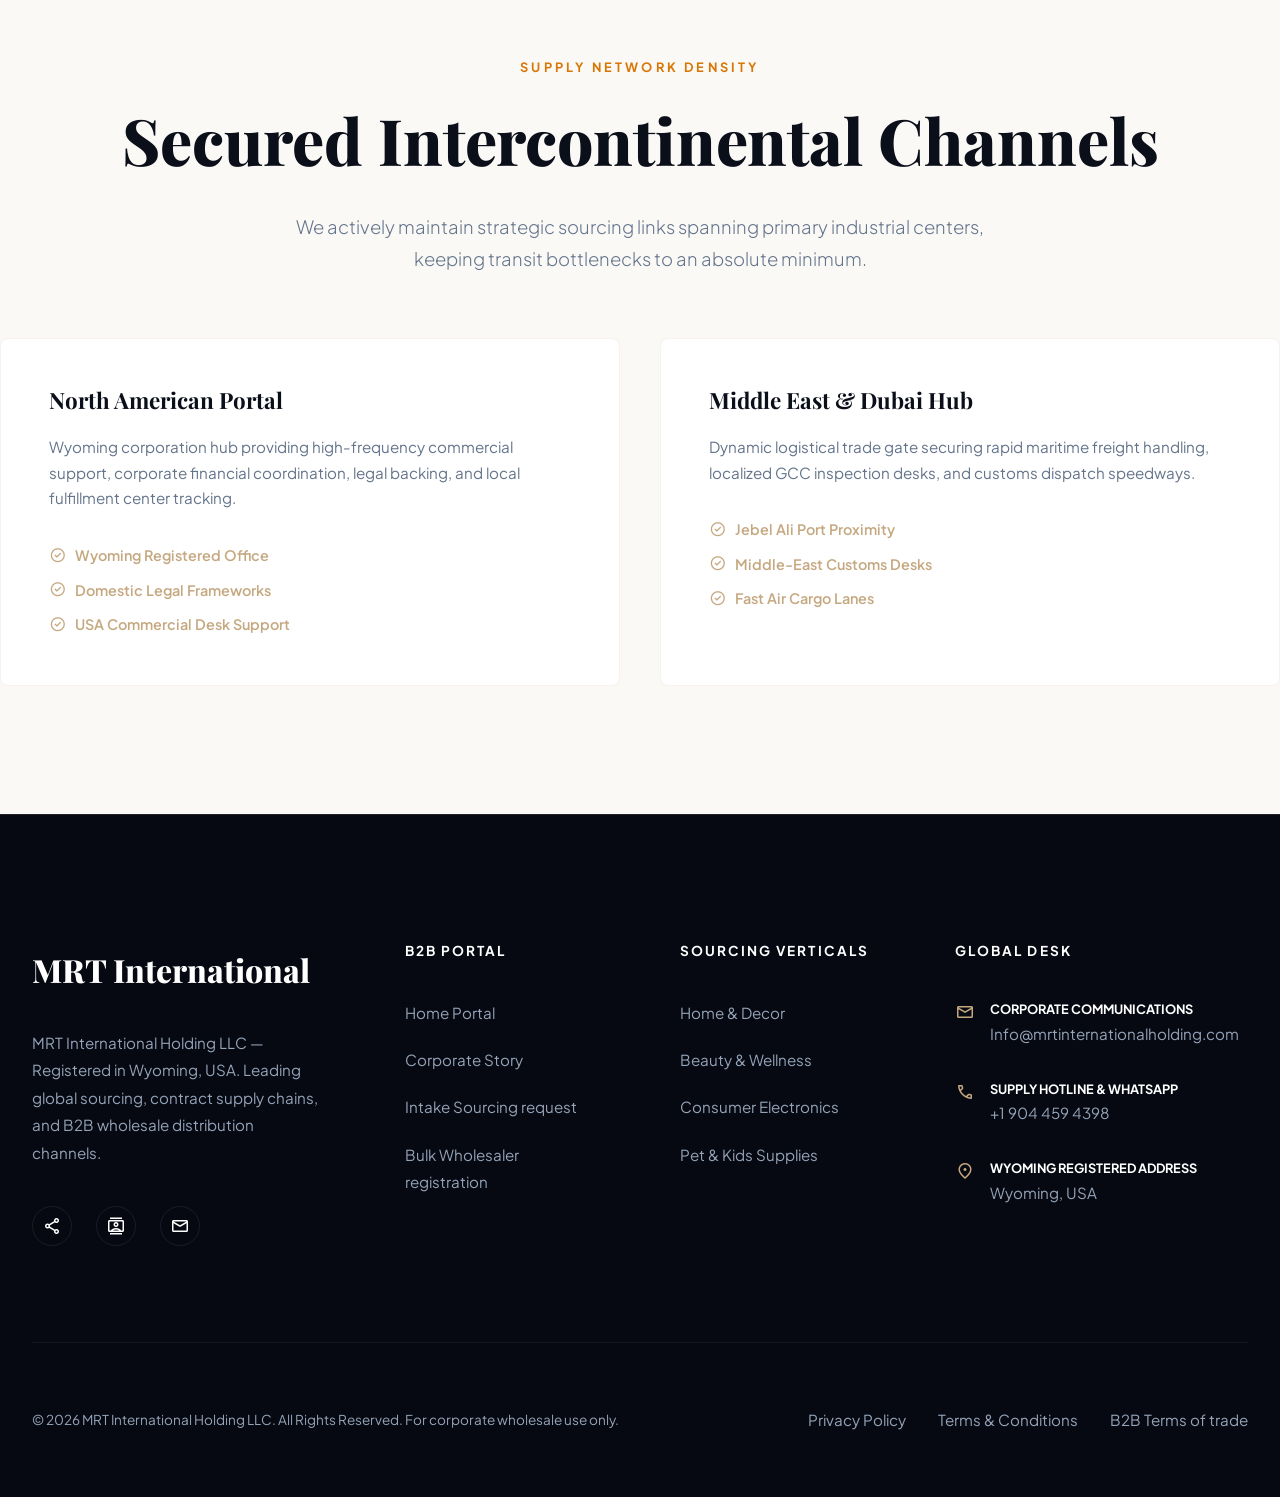
<file: about.html>
<!DOCTYPE html>
<html lang="en">
<head>
  <meta charset="UTF-8">
  <meta name="viewport" content="width=device-width, initial-scale=1.0">
  <title>About Us | MRT International Holding LLC</title>
  <meta name="description" content="Learn about MRT International Holding LLC — your Wyoming-registered partner for global B2B sourcing, supplier auditing, and wholesale distribution.">
  <meta name="keywords" content="B2B sourcing, wholesale supplier, contract manufacturing, corporate story, supply chain audits, international trading company">
  <link rel="icon" type="image/svg+xml" href="favicon.svg">
  
  <!-- Premium Fonts & Icons -->
  <link href="https://fonts.googleapis.com/css2?family=Playfair+Display:ital,wght@0,500;0,600;0,700;0,800;0,900;1,400&family=Plus+Jakarta+Sans:wght@300;400;500;600;700;800&display=swap" rel="stylesheet">
  <link href="https://fonts.googleapis.com/css2?family=Material+Symbols+Outlined:opsz,wght,FILL,GRAD@20..48,100..700,0..1,-25..200" rel="stylesheet">
  <!-- Theme Initializer to prevent Flash of Un-themed Content (FOUC) -->
  <script>
    (function() {
      let savedTheme = 'light';
      try {
        savedTheme = localStorage.getItem('mrt-theme') || 'light';
      } catch (e) {
        console.warn('localStorage is not accessible:', e);
      }
      document.documentElement.setAttribute('data-theme', savedTheme);
    })();
  </script>

  <!-- Custom Core Stylesheet -->
  <link rel="stylesheet" href="css/style.css">
</head>
<body>

  <!-- 1. Navigation Header -->
  <header class="mrt-nav">
    <a href="index.html" class="mrt-logo">
      <div class="logo-icon">M</div>
      <span class="logo-text">MRT International</span>
    </a>
    
    <nav class="nav-links">
      <a href="index.html" class="nav-link">Home</a>
      <a href="about.html" class="nav-link active">About Us</a>
      <a href="contact.html" class="nav-link">Sourcing Portal</a>
    </nav>
    
    <div class="nav-right-actions">
      <button class="theme-toggle-btn" id="themeToggleBtn" aria-label="Toggle Color Theme">
        <span class="material-symbols-outlined">dark_mode</span>
      </button>
      <a href="contact.html" class="btn-gold">
        Bulk Inquiry
        <span class="material-symbols-outlined">arrow_forward</span>
      </a>
      <button class="nav-toggle-burger" id="mobileMenuToggle" aria-label="Open Navigation Menu">
        <span class="material-symbols-outlined">menu</span>
      </button>
    </div>
  </header>

  <!-- Mobile Menu Slide-out Overlay -->
  <div class="mobile-navigation-overlay" id="mobileNavOverlay">
    <button class="mobile-close-btn" id="mobileMenuClose">&times;</button>
    <div class="mobile-links-container">
      <a href="index.html" class="mobile-nav-item">Home</a>
      <a href="about.html" class="mobile-nav-item active">About Us</a>
      <a href="contact.html" class="mobile-nav-item">Sourcing Portal</a>
      <a href="contact.html" class="btn-gold" style="margin-top: 2rem;">Get Quotes</a>
    </div>
  </div>

  <main>
    <!-- 2. Corporate Story Hero -->
    <section class="about-hero-block">
      <div class="container">
        <span class="tagline" style="color: var(--accent-gold);">Corporate Story &amp; Values</span>
        <h1 class="hero-title-large" style="margin-bottom: 1.5rem;">Sourcing Infrastructure</h1>
        <p class="hero-subtitle-sub" style="margin-bottom: 0;">
          A specialized physical supply chain gateway managing verified production pipelines for scaling commercial brands and enterprise distributors.
        </p>
      </div>
    </section>

    <!-- 3. Bio & Narrative Section -->
    <section class="section-padding container">
      <div class="about-narrative-split">
        <!-- Text -->
        <div>
          <span class="tagline">Corporate Overview</span>
          <h2 class="section-title" style="font-size: clamp(2.2rem, 4vw, 3.2rem); text-align: left;">Sourcing built on trust, powered by direct lanes.</h2>
          <p style="color: var(--text-muted); font-size: 1.1rem; line-height: 1.8; font-weight: 300; margin-bottom: 2rem;">
            At <strong>MRT International Holding LLC</strong>, we operate as a specialized global trading and procurement agency, bridging high-volume retail buyers, contract distributors, and scaling private-label brands with verified manufacturers. Registered in <strong>Wyoming, USA</strong>, with our primary logistics, sourcing, and field inspection desk centered in <strong>Dubai, UAE</strong>, we absorb the regulatory, operational, and administrative complexities of cross-border trade.
          </p>
          <p style="color: var(--text-muted); font-size: 1.1rem; line-height: 1.8; font-weight: 300; margin-bottom: 3rem;">
            Our Dubai operations office maintains direct relationships on factory floors throughout major manufacturing hubs in Southeast Asia, India, and the Middle East. By maintaining a physical presence where production occurs, we eliminate broker markups, enforce strict raw-material and laboratory certification checks, and manage container dispatch under standardized ICC Incoterms.
          </p>
          <a href="contact.html" class="btn-gold">
            Partner With Us
            <span class="material-symbols-outlined">arrow_forward</span>
          </a>
        </div>
        
        <!-- Image Visual -->
        <div class="narrative-image-card">
          <img src="assets/mrt-about.png" alt="Corporate Boardroom Sourcing" style="width: 100%; object-fit: cover; height: auto; max-height: 500px;">
        </div>
      </div>

      <!-- Mission & Vision Cards -->
      <div class="values-grid-cards">
        <!-- Mission -->
        <div class="value-card-details">
          <div class="value-card-num">01</div>
          <h3 class="pillar-title" style="font-size: 1.6rem; margin-bottom: 1rem;">Corporate Mission</h3>
          <p class="pillar-desc" style="font-size: 1.05rem;">
            To mitigate risk in global trade by providing absolute production transparency, direct-to-factory pricing, and rigorous on-the-ground quality inspections, serving as a trusted, seamless extension of our clients' procurement desks.
          </p>
        </div>
        
        <!-- Vision -->
        <div class="value-card-details">
          <div class="value-card-num">02</div>
          <h3 class="pillar-title" style="font-size: 1.6rem; margin-bottom: 1rem;">Corporate Vision</h3>
          <p class="pillar-desc" style="font-size: 1.05rem;">
            To set the benchmark for secured intercontinental trade corridors, standardizing container-load product sourcing through milestone capital protection, certified testing, and direct-to-port maritime dispatch.
          </p>
        </div>
      </div>
    </section>

    <!-- 4. Quality Control Framework -->
    <section class="section-padding" style="background-color: var(--bg-white); border-top: 1px solid var(--border-light); border-bottom: 1px solid var(--border-light);">
      <div class="container">
        <div class="text-center">
          <span class="tagline">Compliance &amp; Control</span>
          <h2 class="section-title">The Quality Assurance Framework</h2>
          <p class="section-desc">Our dedicated field agents execute rigorous supplier inspections and logistical oversight across four essential phases of production.</p>
        </div>
        
        <div class="pillars-grid" style="grid-template-columns: repeat(auto-fit, minmax(260px, 1fr));">
          <!-- QC 1 -->
          <div class="pillar-card">
            <div class="pillar-icon-box">
              <span class="material-symbols-outlined">domain</span>
            </div>
            <h3 class="pillar-title">1. Supplier Pre-Qualification</h3>
            <p class="pillar-desc">On-site audit of machinery logs, worker safety protocols, chemical control compliance, and financial stability verification before drafting trade agreements.</p>
          </div>
          
          <!-- QC 2 -->
          <div class="pillar-card">
            <div class="pillar-icon-box">
              <span class="material-symbols-outlined">view_in_ar</span>
            </div>
            <h3 class="pillar-title">2. In-Line Material Inspections</h3>
            <p class="pillar-desc">Rigorous checks during production (at 30% and 80% marks). Testing raw material tensile strength, dimensions, and assembly tolerances against target designs.</p>
          </div>
          
          <!-- QC 3 -->
          <div class="pillar-card">
            <div class="pillar-icon-box">
              <span class="material-symbols-outlined">assignment_turned_in</span>
            </div>
            <h3 class="pillar-title">3. Lab Compliance Testing</h3>
            <p class="pillar-desc">Coordinating and auditing laboratory testing with certified third-party testing agencies (SGS, Bureau Veritas) to verify FCC, CE, RoHS, FDA, or GOTS requirements.</p>
          </div>
          
          <!-- QC 4 -->
          <div class="pillar-card">
            <div class="pillar-icon-box">
              <span class="material-symbols-outlined">inventory</span>
            </div>
            <h3 class="pillar-title">4. Loading &amp; Container Sealing</h3>
            <p class="pillar-desc">On-site supervision during packing to prevent humidity damage, verify secure carton stacking, and apply high-security ISO 17712 bolt seals prior to customs entry.</p>
          </div>
        </div>
      </div>
    </section>

    <!-- 5. Global Reach & Trust Banner -->
    <section class="section-padding container text-center">
      <span class="tagline">Supply Network Density</span>
      <h2 class="section-title">Secured Intercontinental Channels</h2>
      <p class="section-desc" style="margin-bottom: 4rem;">We actively maintain strategic sourcing links spanning primary industrial centers, keeping transit bottlenecks to an absolute minimum.</p>
      
      <div class="pillars-grid" style="grid-template-columns: repeat(auto-fit, minmax(320px, 1fr)); text-align: left;">
        <div class="trust-card">
          <h3 class="pillar-title" style="font-size: 1.4rem;">North American Portal</h3>
          <p class="pillar-desc" style="margin-bottom: 2rem;">Wyoming corporation hub providing high-frequency commercial support, corporate financial coordination, legal backing, and local fulfillment center tracking.</p>
          <ul style="list-style: none; display: flex; flex-direction: column; gap: 10px; color: var(--accent-gold); font-weight: 600; font-size: 0.9rem;">
            <li style="display: flex; align-items: center; gap: 8px;"><span class="material-symbols-outlined" style="font-size: 1.1rem;">check_circle</span> Wyoming Registered Office</li>
            <li style="display: flex; align-items: center; gap: 8px;"><span class="material-symbols-outlined" style="font-size: 1.1rem;">check_circle</span> Domestic Legal Frameworks</li>
            <li style="display: flex; align-items: center; gap: 8px;"><span class="material-symbols-outlined" style="font-size: 1.1rem;">check_circle</span> USA Commercial Desk Support</li>
          </ul>
        </div>
        
        <div class="trust-card">
          <h3 class="pillar-title" style="font-size: 1.4rem;">Middle East &amp; Dubai Hub</h3>
          <p class="pillar-desc" style="margin-bottom: 2rem;">Dynamic logistical trade gate securing rapid maritime freight handling, localized GCC inspection desks, and customs dispatch speedways.</p>
          <ul style="list-style: none; display: flex; flex-direction: column; gap: 10px; color: var(--accent-gold); font-weight: 600; font-size: 0.9rem;">
            <li style="display: flex; align-items: center; gap: 8px;"><span class="material-symbols-outlined" style="font-size: 1.1rem;">check_circle</span> Jebel Ali Port Proximity</li>
            <li style="display: flex; align-items: center; gap: 8px;"><span class="material-symbols-outlined" style="font-size: 1.1rem;">check_circle</span> Middle-East Customs Desks</li>
            <li style="display: flex; align-items: center; gap: 8px;"><span class="material-symbols-outlined" style="font-size: 1.1rem;">check_circle</span> Fast Air Cargo Lanes</li>
          </ul>
        </div>
      </div>
    </section>
  </main>

  <!-- 6. Premium Editorial Footer -->
  <footer class="mrt-editorial-footer">
    <div class="container">
      <div class="footer-main-columns">
        <!-- Col 1: Brand Info -->
        <div>
          <div class="footer-brand-logo-text">MRT International</div>
          <p class="footer-brand-bio">
            MRT International Holding LLC — Registered in Wyoming, USA. Leading global sourcing, contract supply chains, and B2B wholesale distribution channels. 
          </p>
          <div class="footer-social-strip">
            <a href="#" class="social-circle-link" aria-label="Facebook"><span class="material-symbols-outlined" style="font-size: 1.25rem;">share</span></a>
            <a href="#" class="social-circle-link" aria-label="LinkedIn"><span class="material-symbols-outlined" style="font-size: 1.25rem;">contacts</span></a>
            <a href="#" class="social-circle-link" aria-label="Email"><span class="material-symbols-outlined" style="font-size: 1.25rem;">mail</span></a>
          </div>
        </div>
        
        <!-- Col 2: Navigation links -->
        <div>
          <h4 class="footer-col-header">B2B Portal</h4>
          <ul class="footer-menu-links">
            <li><a href="index.html" class="footer-menu-link">Home Portal</a></li>
            <li><a href="about.html" class="footer-menu-link">Corporate Story</a></li>
            <li><a href="contact.html" class="footer-menu-link">Intake Sourcing request</a></li>
            <li><a href="contact.html" class="footer-menu-link">Bulk Wholesaler registration</a></li>
          </ul>
        </div>
        
        <!-- Col 3: Categories Links -->
        <div>
          <h4 class="footer-col-header">Sourcing Verticals</h4>
          <ul class="footer-menu-links">
            <li><a href="contact.html?cat=home" class="footer-menu-link">Home &amp; Decor</a></li>
            <li><a href="contact.html?cat=beauty" class="footer-menu-link">Beauty &amp; Wellness</a></li>
            <li><a href="contact.html?cat=tech" class="footer-menu-link">Consumer Electronics</a></li>
            <li><a href="contact.html?cat=lifestyle" class="footer-menu-link">Pet &amp; Kids Supplies</a></li>
          </ul>
        </div>
        
        <!-- Col 4: Corporate Contacts -->
        <div>
          <h4 class="footer-col-header">Global Desk</h4>
          <div class="footer-contact-item">
            <span class="material-symbols-outlined footer-contact-icon">mail</span>
            <div>
              <p style="font-weight: 700; color: #fff; font-size: 0.8rem; text-transform: uppercase;">Corporate Communications</p>
              <p>Info@mrtinternationalholding.com</p>
            </div>
          </div>
          
          <div class="footer-contact-item">
            <span class="material-symbols-outlined footer-contact-icon">call</span>
            <div>
              <p style="font-weight: 700; color: #fff; font-size: 0.8rem; text-transform: uppercase;">Supply Hotline &amp; WhatsApp</p>
              <p>+1 904 459 4398</p>
            </div>
          </div>
          
          <div class="footer-contact-item">
            <span class="material-symbols-outlined footer-contact-icon">location_on</span>
            <div>
              <p style="font-weight: 700; color: #fff; font-size: 0.8rem; text-transform: uppercase;">Wyoming Registered Address</p>
              <p>Wyoming, USA</p>
            </div>
          </div>
        </div>
      </div>
      
      <!-- Footer Bottom -->
      <div class="footer-bottom-row">
        <p>&copy; 2026 MRT International Holding LLC. All Rights Reserved. For corporate wholesale use only.</p>
        <div style="display: flex; gap: 2rem;">
          <a href="#" class="footer-menu-link">Privacy Policy</a>
          <a href="#" class="footer-menu-link">Terms &amp; Conditions</a>
          <a href="#" class="footer-menu-link">B2B Terms of trade</a>
        </div>
      </div>
    </div>
  </footer>

  <!-- Core Javascript Client logic -->
  <script src="js/main.js"></script>
</body>
</html>
</file>
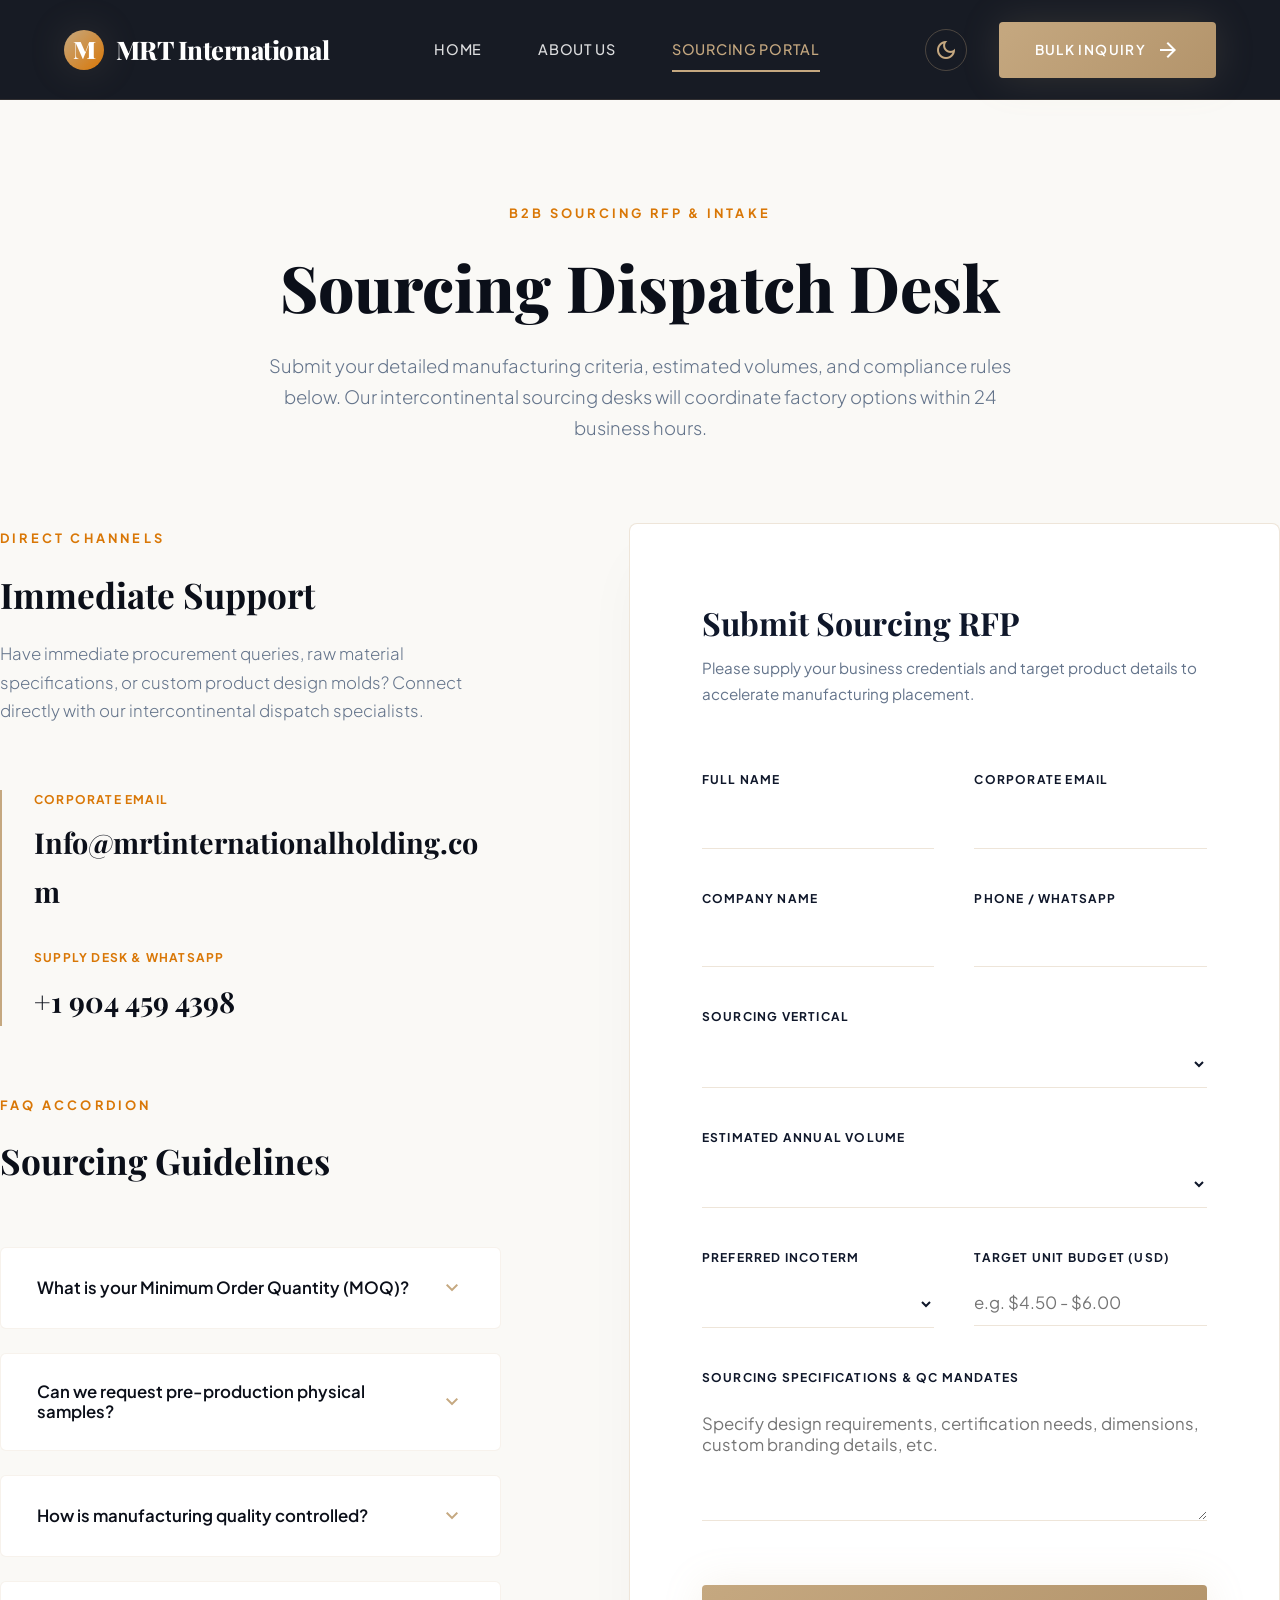
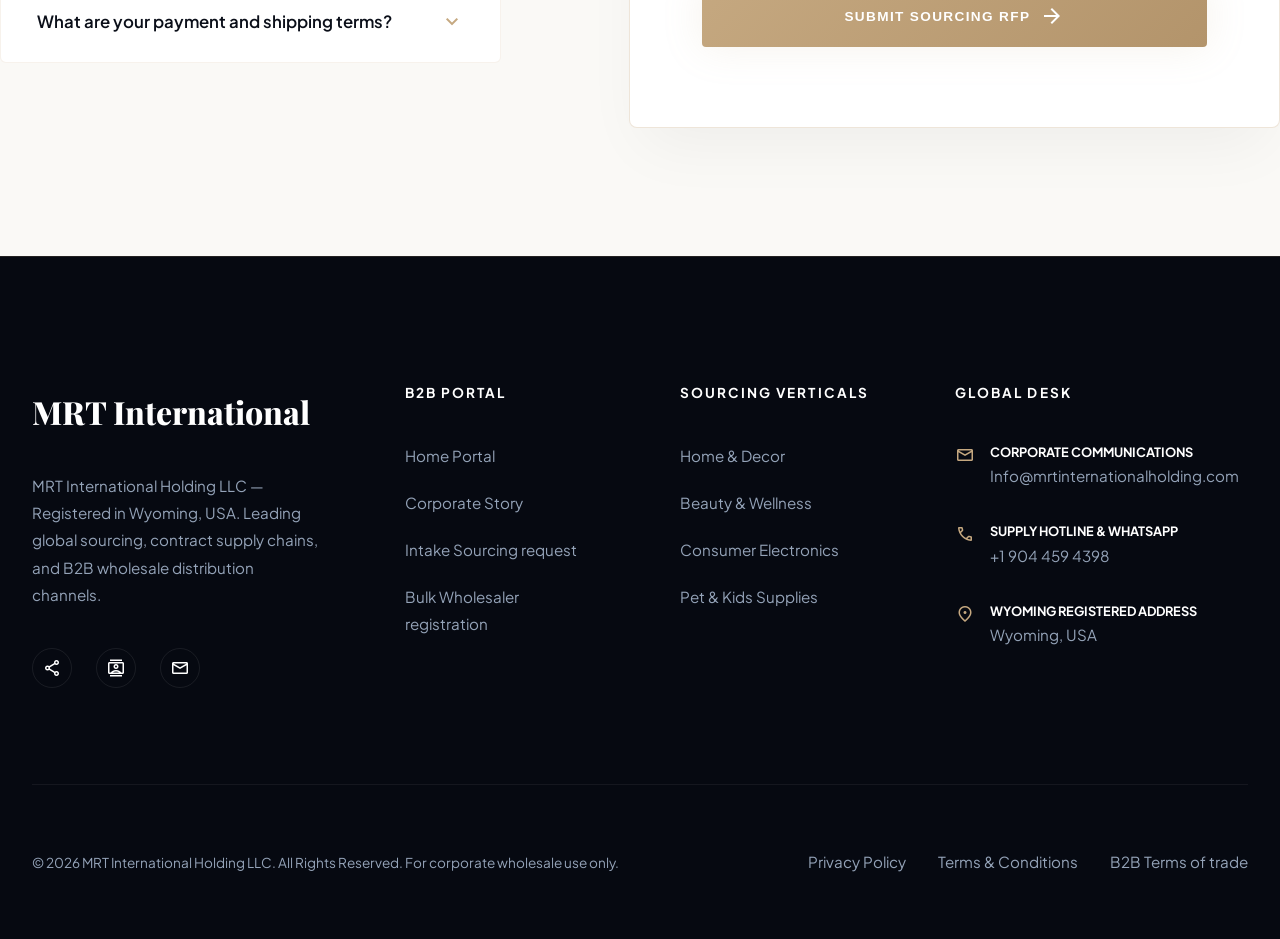
<file: contact.html>
<!DOCTYPE html>
<html lang="en">
<head>
  <meta charset="UTF-8">
  <meta name="viewport" content="width=device-width, initial-scale=1.0">
  <title>Sourcing Portal &amp; B2B Inquiry | MRT International Holding LLC</title>
  <meta name="description" content="Submit a B2B Sourcing RFP, custom contract manufacturing inquiry, or connect directly with our global dispatch desks in Wyoming and Dubai.">
  <meta name="keywords" content="B2B sourcing, contract manufacturing, wholesale form, request quote, supplier contact, UAE supply hotline">
  <link rel="icon" type="image/svg+xml" href="favicon.svg">
  
  <!-- Premium Fonts & Icons -->
  <link href="https://fonts.googleapis.com/css2?family=Playfair+Display:ital,wght@0,500;0,600;0,700;0,800;0,900;1,400&family=Plus+Jakarta+Sans:wght@300;400;500;600;700;800&display=swap" rel="stylesheet">
  <link href="https://fonts.googleapis.com/css2?family=Material+Symbols+Outlined:opsz,wght,FILL,GRAD@20..48,100..700,0..1,-25..200" rel="stylesheet">
  <!-- Theme Initializer to prevent Flash of Un-themed Content (FOUC) -->
  <script>
    (function() {
      let savedTheme = 'light';
      try {
        savedTheme = localStorage.getItem('mrt-theme') || 'light';
      } catch (e) {
        console.warn('localStorage is not accessible:', e);
      }
      document.documentElement.setAttribute('data-theme', savedTheme);
    })();
  </script>

  <!-- Custom Core Stylesheet -->
  <link rel="stylesheet" href="css/style.css">
</head>
<body>

  <!-- 1. Navigation Header -->
  <header class="mrt-nav">
    <a href="index.html" class="mrt-logo">
      <div class="logo-icon">M</div>
      <span class="logo-text">MRT International</span>
    </a>
    
    <nav class="nav-links">
      <a href="index.html" class="nav-link">Home</a>
      <a href="about.html" class="nav-link">About Us</a>
      <a href="contact.html" class="nav-link active">Sourcing Portal</a>
    </nav>
    
    <div class="nav-right-actions">
      <button class="theme-toggle-btn" id="themeToggleBtn" aria-label="Toggle Color Theme">
        <span class="material-symbols-outlined">dark_mode</span>
      </button>
      <a href="contact.html" class="btn-gold">
        Bulk Inquiry
        <span class="material-symbols-outlined">arrow_forward</span>
      </a>
      <button class="nav-toggle-burger" id="mobileMenuToggle" aria-label="Open Navigation Menu">
        <span class="material-symbols-outlined">menu</span>
      </button>
    </div>
  </header>

  <!-- Mobile Menu Slide-out Overlay -->
  <div class="mobile-navigation-overlay" id="mobileNavOverlay">
    <button class="mobile-close-btn" id="mobileMenuClose">&times;</button>
    <div class="mobile-links-container">
      <a href="index.html" class="mobile-nav-item">Home</a>
      <a href="about.html" class="mobile-nav-item">About Us</a>
      <a href="contact.html" class="mobile-nav-item active">Sourcing Portal</a>
      <a href="contact.html" class="btn-gold" style="margin-top: 2rem;">Get Quotes</a>
    </div>
  </div>

  <main style="padding-top: 70px;">
    <!-- 2. Sourcing Header Banner -->
    <section class="section-padding container text-center" style="padding-bottom: 3rem;">
      <span class="tagline">B2B Sourcing RFP &amp; Intake</span>
      <h1 class="section-title" style="margin-bottom: 1.5rem;">Sourcing Dispatch Desk</h1>
      <p class="section-desc" style="margin-bottom: 0;">
        Submit your detailed manufacturing criteria, estimated volumes, and compliance rules below. Our intercontinental sourcing desks will coordinate factory options within 24 business hours.
      </p>
    </section>

    <!-- 3. Portal Split Layout -->
    <section class="section-padding container" style="padding-top: 2rem;">
      <div class="sourcing-portal-layout">
        
        <!-- Left Column: FAQ & Direct Contacts -->
        <div class="sourcing-faq-block">
          <span class="tagline">Direct Channels</span>
          <h2 class="pillar-title" style="font-size: 2.2rem; margin-bottom: 1.5rem;">Immediate Support</h2>
          <p style="color: var(--text-muted); font-size: 1.05rem; line-height: 1.7; font-weight: 300; margin-bottom: 4rem;">
            Have immediate procurement queries, raw material specifications, or custom product design molds? Connect directly with our intercontinental dispatch specialists.
          </p>
          
          <div class="trade-hubs-container">
            <div>
              <p style="font-size: 0.75rem; font-weight: 700; text-transform: uppercase; color: var(--accent-amber); letter-spacing: 0.1em; margin-bottom: 0.5rem;">Corporate Email</p>
              <p style="font-family: var(--font-heading); font-size: clamp(1rem, 3.5vw, 1.8rem); font-weight: 700; color: var(--primary-obsidian); word-break: break-word;">Info@mrtinternationalholding.com</p>
            </div>
            
            <div>
              <p style="font-size: 0.75rem; font-weight: 700; text-transform: uppercase; color: var(--accent-amber); letter-spacing: 0.1em; margin-bottom: 0.5rem;">Supply Desk &amp; WhatsApp</p>
              <p style="font-family: var(--font-heading); font-size: clamp(1.2rem, 4vw, 1.8rem); font-weight: 700; color: var(--primary-obsidian);">+1 904 459 4398</p>
            </div>
          </div>
          
          <span class="tagline">FAQ Accordion</span>
          <h2 class="pillar-title" style="font-size: 2.2rem; margin-bottom: 3rem;">Sourcing Guidelines</h2>
          
          <!-- FAQ Items -->
          <div class="faq-accordion-container">
            <!-- FAQ 1 -->
            <div class="faq-item">
              <div class="faq-header">
                <h4>What is your Minimum Order Quantity (MOQ)?</h4>
                <span class="material-symbols-outlined faq-icon-arrow">expand_more</span>
              </div>
              <div class="faq-body">
                <div class="faq-body-inner">
                  Due to our direct-to-factory contract structures, our standard wholesale MOQ is typically **5,000 units** per line item. For high-value electronics, certified custom formulas, or proprietary ODM packaging molds, alternative MOQs can be custom coordinated through our account desks.
                </div>
              </div>
            </div>
            
            <!-- FAQ 2 -->
            <div class="faq-item">
              <div class="faq-header">
                <h4>Can we request pre-production physical samples?</h4>
                <span class="material-symbols-outlined faq-icon-arrow">expand_more</span>
              </div>
              <div class="faq-body">
                <div class="faq-body-inner">
                  Yes, absolutely. Once initial pricing quotes are aligned and raw material availability is verified, MRT coordinates physical manufacturing sample dispatch to your headquarters for quality verification, sizing control, and custom testing before mass production contracts are signed.
                </div>
              </div>
            </div>
            
            <!-- FAQ 3 -->
            <div class="faq-item">
              <div class="faq-header">
                <h4>How is manufacturing quality controlled?</h4>
                <span class="material-symbols-outlined faq-icon-arrow">expand_more</span>
              </div>
              <div class="faq-body">
                <div class="faq-body-inner">
                  Every production batch undergoes a mandatory 3-point inspection: (1) Raw material verification, (2) Inline manufacturing audit, and (3) A final pre-shipment inspection (PSI) performed by our third-party certified quality control partners to ensure adherence to your specific product brief.
                </div>
              </div>
            </div>
            
            <!-- FAQ 4 -->
            <div class="faq-item">
              <div class="faq-header">
                <h4>What are your payment and shipping terms?</h4>
                <span class="material-symbols-outlined faq-icon-arrow">expand_more</span>
              </div>
              <div class="faq-body">
                <div class="faq-body-inner">
                  We standardly conduct B2B operations under **FOB**, **CIF**, or **DDP (Delivered Duty Paid)** terms. Commercial payment cycles follow a standard 30% manufacturing start deposit, with the remaining 70% balance cleared upon successful pre-shipping quality audit verification.
                </div>
              </div>
            </div>
          </div>
        </div>
        
        <!-- Right Column: Sourcing Intake Form -->
        <div style="position: relative;">
          <div class="sourcing-form-panel">
            <div class="form-header-block">
              <h3>Submit Sourcing RFP</h3>
              <p>Please supply your business credentials and target product details to accelerate manufacturing placement.</p>
            </div>
            
            <form id="b2bSourcingForm">
              <div class="form-grid-fields">
                <!-- Field 1 -->
                <div class="form-group">
                  <label class="form-label" for="formName">Full Name</label>
                  <input type="text" id="formName" class="form-input-text" required autocomplete="name">
                </div>
                
                <!-- Field 2 -->
                <div class="form-group">
                  <label class="form-label" for="formEmail">Corporate Email</label>
                  <input type="email" id="formEmail" class="form-input-text" required autocomplete="email">
                </div>
                
                <!-- Field 3 -->
                <div class="form-group">
                  <label class="form-label" for="formCompany">Company Name</label>
                  <input type="text" id="formCompany" class="form-input-text" required autocomplete="organization">
                </div>
                
                <!-- Field 4 -->
                <div class="form-group">
                  <label class="form-label" for="formPhone">Phone / WhatsApp</label>
                  <input type="tel" id="formPhone" class="form-input-text" required autocomplete="tel">
                </div>
                
                <!-- Field 5: Dropdown Category -->
                <div class="form-group form-group-full">
                  <label class="form-label" for="formCategory">Sourcing Vertical</label>
                  <select id="formCategory" class="form-select" required>
                    <option value="" disabled selected></option>
                    <option value="home">Home, Decor &amp; Living</option>
                    <option value="beauty">Beauty, Cosmetics &amp; Wellness</option>
                    <option value="electronics">Consumer Electronics &amp; Accessories</option>
                    <option value="lifestyle">Premium Pet Products &amp; Baby Essentials</option>
                    <option value="other">Other Specialized Specialties</option>
                  </select>
                </div>
                
                <!-- Field 6: Dropdown Volume -->
                <div class="form-group form-group-full">
                  <label class="form-label" for="formVolume">Estimated Annual Volume</label>
                  <select id="formVolume" class="form-select" required>
                    <option value="" disabled selected></option>
                    <option value="starter">5,000 - 49,999 Units (LCL / Private Label Sourcing)</option>
                    <option value="scale">50,000 - 249,999 Units (FCL Contract Sourcing)</option>
                    <option value="elite">250,000+ Units (Dedicated Contract Manufacturing)</option>
                  </select>
                </div>

                <!-- Field 6b: Incoterms Selection -->
                <div class="form-group">
                  <label class="form-label" for="formIncoterms">Preferred Incoterm</label>
                  <select id="formIncoterms" class="form-select" required>
                    <option value="" disabled selected></option>
                    <option value="fob">FOB (Free On Board)</option>
                    <option value="cif">CIF (Cost, Insurance &amp; Freight)</option>
                    <option value="ddp">DDP (Delivered Duty Paid)</option>
                    <option value="exw">EXW (Ex Works / Factory Gate)</option>
                  </select>
                </div>

                <!-- Field 6c: Target FOB Price -->
                <div class="form-group">
                  <label class="form-label" for="formTargetPrice">Target Unit Budget (USD)</label>
                  <input type="text" id="formTargetPrice" class="form-input-text" required placeholder="e.g. $4.50 - $6.00">
                </div>
                
                <!-- Field 7: Requirements -->
                <div class="form-group form-group-full">
                  <label class="form-label" for="formMessage">Sourcing Specifications &amp; QC Mandates</label>
                  <textarea id="formMessage" class="form-input-text form-textarea" required placeholder="Specify design requirements, certification needs, dimensions, custom branding details, etc."></textarea>
                </div>
              </div>
              
              <div class="form-submit-block">
                <button type="submit" class="btn-gold" style="width: 100%; justify-content: center; padding: 1.2rem;">
                  Submit Sourcing RFP
                  <span class="material-symbols-outlined">arrow_forward</span>
                </button>
              </div>
            </form>
            
            <!-- Success Overlay Screen -->
            <div class="form-status-overlay" id="formSuccessOverlay">
              <div class="success-icon-badge">
                <span class="material-symbols-outlined" style="font-size: 3.5rem;">check_circle</span>
              </div>
              <h3>RFP Registered</h3>
              <p>
                Your custom sourcing criteria have been successfully logged in our Wyoming dispatch index. An intercontinental procurement specialist has been assigned to your case and will contact you via email with factory quotes within **24 business hours**.
              </p>
              <button class="btn-gold" id="closeSuccessOverlayBtn" style="padding: 1rem 2.5rem;">
                Return to Portal
                <span class="material-symbols-outlined">arrow_forward</span>
              </button>
            </div>
          </div>
        </div>
        
      </div>
    </section>
  </main>

  <!-- 4. Premium Editorial Footer -->
  <footer class="mrt-editorial-footer">
    <div class="container">
      <div class="footer-main-columns">
        <!-- Col 1: Brand Info -->
        <div>
          <div class="footer-brand-logo-text">MRT International</div>
          <p class="footer-brand-bio">
            MRT International Holding LLC — Registered in Wyoming, USA. Leading global sourcing, contract supply chains, and B2B wholesale distribution channels. 
          </p>
          <div class="footer-social-strip">
            <a href="#" class="social-circle-link" aria-label="Facebook"><span class="material-symbols-outlined" style="font-size: 1.25rem;">share</span></a>
            <a href="#" class="social-circle-link" aria-label="LinkedIn"><span class="material-symbols-outlined" style="font-size: 1.25rem;">contacts</span></a>
            <a href="#" class="social-circle-link" aria-label="Email"><span class="material-symbols-outlined" style="font-size: 1.25rem;">mail</span></a>
          </div>
        </div>
        
        <!-- Col 2: Navigation links -->
        <div>
          <h4 class="footer-col-header">B2B Portal</h4>
          <ul class="footer-menu-links">
            <li><a href="index.html" class="footer-menu-link">Home Portal</a></li>
            <li><a href="about.html" class="footer-menu-link">Corporate Story</a></li>
            <li><a href="contact.html" class="footer-menu-link">Intake Sourcing request</a></li>
            <li><a href="contact.html" class="footer-menu-link">Bulk Wholesaler registration</a></li>
          </ul>
        </div>
        
        <!-- Col 3: Categories Links -->
        <div>
          <h4 class="footer-col-header">Sourcing Verticals</h4>
          <ul class="footer-menu-links">
            <li><a href="contact.html?cat=home" class="footer-menu-link">Home &amp; Decor</a></li>
            <li><a href="contact.html?cat=beauty" class="footer-menu-link">Beauty &amp; Wellness</a></li>
            <li><a href="contact.html?cat=tech" class="footer-menu-link">Consumer Electronics</a></li>
            <li><a href="contact.html?cat=lifestyle" class="footer-menu-link">Pet &amp; Kids Supplies</a></li>
          </ul>
        </div>
        
        <!-- Col 4: Corporate Contacts -->
        <div>
          <h4 class="footer-col-header">Global Desk</h4>
          <div class="footer-contact-item">
            <span class="material-symbols-outlined footer-contact-icon">mail</span>
            <div>
              <p style="font-weight: 700; color: #fff; font-size: 0.8rem; text-transform: uppercase;">Corporate Communications</p>
              <p>Info@mrtinternationalholding.com</p>
            </div>
          </div>
          
          <div class="footer-contact-item">
            <span class="material-symbols-outlined footer-contact-icon">call</span>
            <div>
              <p style="font-weight: 700; color: #fff; font-size: 0.8rem; text-transform: uppercase;">Supply Hotline &amp; WhatsApp</p>
              <p>+1 904 459 4398</p>
            </div>
          </div>
          
          <div class="footer-contact-item">
            <span class="material-symbols-outlined footer-contact-icon">location_on</span>
            <div>
              <p style="font-weight: 700; color: #fff; font-size: 0.8rem; text-transform: uppercase;">Wyoming Registered Address</p>
              <p>Wyoming, USA</p>
            </div>
          </div>
        </div>
      </div>
      
      <!-- Footer Bottom -->
      <div class="footer-bottom-row">
        <p>&copy; 2026 MRT International Holding LLC. All Rights Reserved. For corporate wholesale use only.</p>
        <div style="display: flex; gap: 2rem;">
          <a href="#" class="footer-menu-link">Privacy Policy</a>
          <a href="#" class="footer-menu-link">Terms &amp; Conditions</a>
          <a href="#" class="footer-menu-link">B2B Terms of trade</a>
        </div>
      </div>
    </div>
  </footer>

  <!-- Core Javascript Client logic -->
  <script src="js/main.js"></script>
</body>
</html>
</file>
<file: css/style.css>
/*
  MRT INTERNATIONAL HOLDING LLC - B2B WHOLESALE & SOURCING
  Custom Editorial CSS - Premium, Modern, and Ultra-Aesthetic
*/

/* -------------------------------------------------------------
   1. Design System & Variables
   ------------------------------------------------------------- */
@import url('https://fonts.googleapis.com/css2?family=Playfair+Display:ital,wght@0,500;0,600;0,700;0,800;0,900;1,400&family=Plus+Jakarta+Sans:wght@300;400;500;600;700;800&display=swap');

:root {
  /* Color Palette - B2B Luxury Obsidian & Gold */
  --primary-obsidian: #0b0f19;
  --secondary-slate: #1e293b;
  --accent-gold: #c5a880;
  --accent-gold-hover: #b3946b;
  --accent-amber: #d97706;
  --bg-cream: #faf9f6;
  --bg-white: #ffffff;
  --text-dark: #0f172a;
  --text-muted: #64748b;
  --border-light: rgba(197, 168, 128, 0.15);
  --border-medium: rgba(197, 168, 128, 0.3);
  
  /* Layout & Animations */
  --font-heading: 'Playfair Display', Georgia, serif;
  --font-sans: 'Plus Jakarta Sans', system-ui, -apple-system, sans-serif;
  --transition-smooth: all 0.5s cubic-bezier(0.16, 1, 0.3, 1);
  --transition-fast: all 0.2s ease;
  --shadow-premium: 0 30px 60px -15px rgba(11, 15, 25, 0.05);
  --shadow-glow: 0 0 40px rgba(197, 168, 128, 0.15);
}

/* Dark Mode Variables */
[data-theme="dark"] {
  --primary-obsidian: #faf9f6;
  --secondary-slate: #f1f5f9;
  --bg-cream: #090d16;
  --bg-white: #0f1422;
  --text-dark: #f8fafc;
  --text-muted: #94a3b8;
  --border-light: rgba(197, 168, 128, 0.1);
  --border-medium: rgba(197, 168, 128, 0.2);
  --shadow-premium: 0 30px 60px -15px rgba(0, 0, 0, 0.4);
}

/* -------------------------------------------------------------
   2. Reset & Typography Foundations
   ------------------------------------------------------------- */
*, *::before, *::after {
  box-sizing: border-box;
  margin: 0;
  padding: 0;
}

html {
  font-size: 16px;
  scroll-behavior: smooth;
  -webkit-font-smoothing: antialiased;
}

/* Custom Premium Scrollbar */
::-webkit-scrollbar {
  width: 10px;
  height: 10px;
}
::-webkit-scrollbar-track {
  background: var(--primary-obsidian);
}
::-webkit-scrollbar-thumb {
  background: linear-gradient(180deg, var(--accent-gold), var(--accent-gold-hover));
  border-radius: 5px;
  border: 2px solid var(--primary-obsidian);
}
::-webkit-scrollbar-thumb:hover {
  background: linear-gradient(180deg, var(--accent-gold-hover), var(--accent-amber));
}

body {
  font-family: var(--font-sans);
  background-color: var(--bg-cream);
  color: var(--text-dark);
  line-height: 1.7;
  overflow-x: hidden;
  transition: background-color 0.5s ease, color 0.5s ease;
}

/* Selection */
::selection {
  background-color: var(--accent-gold);
  color: var(--primary-obsidian);
}

h1, h2, h3, h4, h5, h6 {
  font-family: var(--font-heading);
  font-weight: 700;
  line-height: 1.2;
}

a {
  color: inherit;
  text-decoration: none;
  transition: var(--transition-fast);
}

img {
  max-width: 100%;
  height: auto;
  display: block;
}

/* -------------------------------------------------------------
   3. Utility Classes
   ------------------------------------------------------------- */
.container {
  width: 100%;
  max-width: 1400px;
  margin: 0 auto;
  padding: 0 2rem;
}

.section-padding {
  padding: 8rem 0;
}

.text-center { text-align: center; }
.text-gold { color: var(--accent-gold); }

.tagline {
  font-family: var(--font-sans);
  text-transform: uppercase;
  letter-spacing: 0.25em;
  font-size: 0.8rem;
  font-weight: 700;
  color: var(--accent-amber);
  margin-bottom: 1.5rem;
  display: inline-block;
}

.section-title {
  font-size: clamp(2.5rem, 5vw, 4rem);
  color: var(--primary-obsidian);
  margin-bottom: 2rem;
  font-weight: 800;
}

.section-desc {
  max-width: 750px;
  margin: 0 auto 5rem auto;
  font-size: 1.15rem;
  color: var(--text-muted);
  font-weight: 300;
}

/* -------------------------------------------------------------
   4. Premium Header Navigation
   ------------------------------------------------------------- */
.mrt-nav {
  position: fixed;
  top: 0;
  left: 0;
  width: 100%;
  height: 100px;
  z-index: 1000;
  background-color: rgba(11, 15, 25, 0.95);
  backdrop-filter: blur(20px);
  border-bottom: 1px solid var(--border-light);
  display: flex;
  align-items: center;
  justify-content: space-between;
  padding: 0 4rem;
  transition: var(--transition-smooth);
}

.mrt-nav.scrolled {
  height: 80px;
  background-color: rgba(11, 15, 25, 0.98);
  box-shadow: 0 10px 30px rgba(0, 0, 0, 0.2);
}

.mrt-logo {
  display: flex;
  align-items: center;
  gap: 12px;
}

.logo-icon {
  width: 40px;
  height: 40px;
  display: flex;
  align-items: center;
  justify-content: center;
  background: linear-gradient(135deg, var(--accent-gold), var(--accent-amber));
  border-radius: 50%;
  color: #fff;
  font-size: 1.5rem;
  font-family: var(--font-heading);
  font-weight: 900;
  box-shadow: var(--shadow-glow);
}

.logo-text {
  font-family: var(--font-heading);
  font-weight: 800;
  font-size: 1.6rem;
  letter-spacing: -0.02em;
  color: #ffffff; /* Always visible white */
}

.nav-links {
  display: flex;
  align-items: center;
  gap: 3.5rem;
}

.nav-link {
  font-weight: 500;
  font-size: 0.9rem;
  letter-spacing: 0.05em;
  text-transform: uppercase;
  color: rgba(255, 255, 255, 0.85); /* Always visible light slate/white */
  position: relative;
  padding: 10px 0;
}

.nav-link::after {
  content: '';
  position: absolute;
  bottom: 0;
  left: 0;
  width: 0;
  height: 2px;
  background-color: var(--accent-gold);
  transition: var(--transition-fast);
}

.nav-link:hover,
.nav-link.active {
  color: var(--accent-gold);
}

.nav-link:hover::after,
.nav-link.active::after {
  width: 100%;
}

.nav-right-actions {
  display: flex;
  align-items: center;
  gap: 2rem;
}

/* Gold Theme Button */
.theme-toggle-btn {
  background: none;
  border: 1px solid var(--border-medium);
  width: 42px;
  height: 42px;
  border-radius: 50%;
  display: flex;
  align-items: center;
  justify-content: center;
  cursor: pointer;
  color: var(--accent-gold);
  transition: var(--transition-fast);
}

.theme-toggle-btn:hover {
  background-color: var(--accent-gold);
  color: #fff;
}

.btn-gold {
  background: linear-gradient(135deg, var(--accent-gold), var(--accent-gold-hover));
  color: #fff;
  font-weight: 600;
  font-size: 0.85rem;
  letter-spacing: 0.1em;
  text-transform: uppercase;
  padding: 1rem 2.25rem;
  border-radius: 4px;
  border: none;
  display: inline-flex;
  align-items: center;
  gap: 10px;
  box-shadow: var(--shadow-glow);
  cursor: pointer;
  transition: var(--transition-smooth);
  position: relative;
  overflow: hidden;
}

.btn-gold::after {
  content: '';
  position: absolute;
  top: 0;
  left: -150%;
  width: 50%;
  height: 100%;
  background: linear-gradient(
    to right,
    rgba(255, 255, 255, 0) 0%,
    rgba(255, 255, 255, 0.3) 50%,
    rgba(255, 255, 255, 0) 100%
  );
  transform: skewX(-25deg);
  transition: none;
}

.btn-gold:hover::after {
  animation: buttonShine 0.85s ease-in-out;
}

@keyframes buttonShine {
  100% {
    left: 150%;
  }
}

.btn-gold:hover {
  transform: translateY(-3px);
  box-shadow: 0 15px 30px rgba(197, 168, 128, 0.35);
  background: linear-gradient(135deg, var(--accent-gold-hover), var(--accent-gold));
}

.btn-outline {
  border: 1.5px solid var(--border-medium);
  background: transparent;
  color: var(--primary-obsidian);
  font-weight: 600;
  font-size: 0.85rem;
  letter-spacing: 0.1em;
  text-transform: uppercase;
  padding: 1rem 2.25rem;
  border-radius: 4px;
  display: inline-flex;
  align-items: center;
  gap: 10px;
  cursor: pointer;
  transition: var(--transition-smooth);
}

.btn-outline:hover {
  background-color: var(--accent-gold);
  color: #fff;
  border-color: var(--accent-gold);
}

.b2b-hero .btn-outline {
  color: #ffffff;
  border-color: rgba(255, 255, 255, 0.4);
}

.b2b-hero .btn-outline:hover {
  color: var(--primary-obsidian);
  background-color: #ffffff;
  border-color: #ffffff;
}

/* -------------------------------------------------------------
   5. B2B Hero Section
   ------------------------------------------------------------- */
.b2b-hero {
  position: relative;
  min-height: 100vh;
  display: flex;
  align-items: center;
  justify-content: center;
  background-color: #060911;
  color: #fff;
  padding-top: 100px;
  overflow: hidden;
}

.hero-media-wrapper {
  position: absolute;
  top: 0;
  left: 0;
  width: 100%;
  height: 100%;
  z-index: 1;
}

.hero-img {
  width: 100%;
  height: 100%;
  object-fit: cover;
  opacity: 0.35;
  transform: scale(1.05);
  animation: slowZoom 25s infinite alternate ease-in-out;
}

.hero-gradient-overlay {
  position: absolute;
  inset: 0;
  background: radial-gradient(circle at center, transparent 20%, #060911 80%),
              linear-gradient(to bottom, transparent 60%, #060911 100%);
  z-index: 2;
}

.hero-content-wrapper {
  position: relative;
  z-index: 3;
  max-width: 1000px;
  text-align: center;
  padding: 2rem;
}

.hero-title-large {
  font-size: clamp(3rem, 7vw, 6.5rem);
  font-weight: 900;
  letter-spacing: -0.03em;
  margin-bottom: 2rem;
  line-height: 1;
  color: #ffffff; /* Solid high-contrast white text fallback */
  background: linear-gradient(to right, #ffffff 30%, #e2e8f0 70%, var(--accent-gold) 100%);
  -webkit-background-clip: text;
  -webkit-text-fill-color: transparent;
}

.hero-subtitle-sub {
  font-size: clamp(1.15rem, 2.5vw, 1.5rem);
  font-weight: 300;
  color: #cbd5e1;
  max-width: 780px;
  margin: 0 auto 3.5rem auto;
  line-height: 1.8;
}

.hero-button-group {
  display: flex;
  align-items: center;
  justify-content: center;
  gap: 2rem;
  flex-wrap: wrap;
}

.hero-scroll-indicator {
  position: absolute;
  bottom: 2rem;
  left: 50%;
  transform: translateX(-50%);
  z-index: 3;
  display: flex;
  flex-direction: column;
  align-items: center;
  gap: 12px;
  font-size: 0.7rem;
  font-weight: 500;
  text-transform: uppercase;
  letter-spacing: 0.4em;
  color: rgba(255, 255, 255, 0.55);
  transition: opacity 0.35s ease, transform 0.35s ease;
}

.hero-scroll-indicator span {
  transition: var(--transition-fast);
}

.hero-scroll-indicator:hover span {
  color: var(--accent-gold);
  letter-spacing: 0.45em;
}

.scroll-icon {
  width: 22px;
  height: 36px;
  border: 1.5px solid rgba(197, 168, 128, 0.4);
  border-radius: 100px;
  position: relative;
  box-shadow: 0 0 10px rgba(197, 168, 128, 0.1);
  transition: var(--transition-fast);
}

.hero-scroll-indicator:hover .scroll-icon {
  border-color: var(--accent-gold);
  box-shadow: 0 0 15px rgba(197, 168, 128, 0.3);
}

.scroll-icon::after {
  content: '';
  position: absolute;
  top: 6px;
  left: 50%;
  transform: translateX(-50%);
  width: 3px;
  height: 6px;
  background-color: var(--accent-gold);
  border-radius: 100px;
  animation: mouseWheel 2.2s infinite cubic-bezier(0.16, 1, 0.3, 1);
}

@keyframes mouseWheel {
  0% { opacity: 1; top: 6px; }
  100% { opacity: 0; top: 20px; }
}

/* Hide on short viewports to prevent overlap with hero content buttons */
@media (max-height: 780px) {
  .hero-scroll-indicator {
    opacity: 0;
    pointer-events: none;
  }
}

@keyframes slowZoom {
  0% { transform: scale(1.02); }
  100% { transform: scale(1.12); }
}

/* -------------------------------------------------------------
   6. B2B Corporate Pillars
   ------------------------------------------------------------- */
.pillars-grid {
  display: grid;
  grid-template-columns: repeat(auto-fit, minmax(280px, 1fr));
  gap: 2.5rem;
}

.pillar-card {
  background-color: var(--bg-white);
  border: 1px solid var(--border-light);
  border-radius: 8px;
  padding: 3.5rem 2.5rem;
  box-shadow: var(--shadow-premium);
  transition: var(--transition-smooth);
  position: relative;
  overflow: hidden;
}

.pillar-card::before {
  content: '';
  position: absolute;
  top: 0;
  left: 0;
  width: 100%;
  height: 3px;
  background: linear-gradient(to right, var(--accent-gold), var(--accent-amber));
  transform: scaleX(0);
  transform-origin: left;
  transition: var(--transition-smooth);
}

.pillar-card:hover {
  transform: translateY(-10px);
  border-color: var(--accent-gold);
}

.pillar-card:hover::before {
  transform: scaleX(1);
}

.pillar-icon-box {
  width: 60px;
  height: 60px;
  display: flex;
  align-items: center;
  justify-content: center;
  background-color: rgba(197, 168, 128, 0.08);
  border-radius: 4px;
  color: var(--accent-gold);
  margin-bottom: 2rem;
  font-size: 1.75rem;
}

.pillar-title {
  font-size: 1.5rem;
  color: var(--primary-obsidian);
  margin-bottom: 1.25rem;
}

.pillar-desc {
  color: var(--text-muted);
  font-size: 0.95rem;
  line-height: 1.7;
}

/* -------------------------------------------------------------
   7. Sourcing Categories Section
   ------------------------------------------------------------- */
.category-editorial-layout {
  display: grid;
  grid-template-columns: repeat(12, 1fr);
  gap: 2.5rem;
}

.cat-editorial-card {
  grid-column: span 4;
  height: 480px;
  position: relative;
  border-radius: 8px;
  overflow: hidden;
  box-shadow: var(--shadow-premium);
  transition: var(--transition-smooth);
  border: 1px solid var(--border-light);
}

.cat-editorial-card.double-wide {
  grid-column: span 8;
}

.cat-media {
  position: absolute;
  inset: 0;
  z-index: 1;
  background-size: cover;
  background-position: center;
  transition: var(--transition-smooth);
}

.cat-editorial-card:hover .cat-media {
  transform: scale(1.08);
}

.cat-overlay {
  position: absolute;
  inset: 0;
  z-index: 2;
  background: linear-gradient(to bottom, rgba(11, 15, 25, 0) 20%, rgba(11, 15, 25, 0.85) 90%);
}

.cat-content-block {
  position: absolute;
  bottom: 2rem;
  left: 2rem;
  right: 2rem;
  width: calc(100% - 4rem);
  z-index: 3;
  padding: 2.5rem;
  color: #ffffff;
  background: rgba(11, 15, 25, 0.45);
  backdrop-filter: blur(12px);
  -webkit-backdrop-filter: blur(12px);
  border: 1px solid rgba(255, 255, 255, 0.08);
  border-radius: 8px;
  box-shadow: 0 15px 35px rgba(0, 0, 0, 0.3);
  transition: var(--transition-smooth);
}
.cat-editorial-card:hover .cat-content-block {
  background: rgba(11, 15, 25, 0.60);
  border-color: rgba(197, 168, 128, 0.3);
  box-shadow: 0 20px 40px rgba(0, 0, 0, 0.4), var(--shadow-glow);
}

.cat-title-label {
  font-size: 1.8rem;
  font-weight: 700;
  margin-bottom: 1rem;
}

.cat-desc-para {
  font-size: 0.95rem;
  color: #cbd5e1;
  opacity: 0.95;
  margin-top: 10px;
  line-height: 1.6;
}

.cat-action-link {
  display: inline-flex;
  align-items: center;
  gap: 8px;
  margin-top: 1.5rem;
  font-size: 0.8rem;
  text-transform: uppercase;
  letter-spacing: 0.15em;
  color: var(--accent-gold);
  font-weight: 600;
}

.cat-action-link span {
  font-size: 1rem;
  transition: transform 0.3s ease;
}

.cat-editorial-card:hover .cat-action-link span {
  transform: translateX(5px);
}

/* -------------------------------------------------------------
   8. B2B Wholesale Pricing Calculator Widget
   ------------------------------------------------------------- */
.pricing-calculator-section {
  background-color: var(--primary-obsidian);
  color: #ffffff;
  position: relative;
}

.calculator-wrapper {
  display: grid;
  grid-template-columns: 1.2fr 0.8fr;
  gap: 5rem;
  background-color: rgba(255, 255, 255, 0.02);
  border: 1px solid rgba(197, 168, 128, 0.15);
  border-radius: 12px;
  padding: 5rem;
  box-shadow: var(--shadow-glow);
}

@media (max-width: 1024px) {
  .calculator-wrapper {
    grid-template-columns: 1fr;
    gap: 3rem;
    padding: 3rem;
  }
}

.calc-control-panel {
  display: flex;
  flex-direction: column;
  justify-content: center;
}

.calc-title {
  font-size: 2.5rem;
  margin-bottom: 1.5rem;
  color: #ffffff; /* Solid high-contrast white text fallback */
  background: linear-gradient(135deg, #ffffff, var(--accent-gold));
  -webkit-background-clip: text;
  -webkit-text-fill-color: transparent;
}

.calc-subtitle {
  color: #94a3b8;
  margin-bottom: 3rem;
  font-weight: 300;
  line-height: 1.6;
}

/* Configurator Custom Inputs */
.calc-input-label {
  display: block;
  font-size: 0.75rem;
  text-transform: uppercase;
  letter-spacing: 0.15em;
  color: var(--accent-gold);
  font-weight: 700;
  margin-bottom: 0.85rem;
}

.category-select-grid {
  display: grid;
  grid-template-columns: repeat(4, 1fr);
  gap: 1rem;
}

@media (max-width: 768px) {
  .category-select-grid {
    grid-template-columns: repeat(2, 1fr);
  }
}

@media (max-width: 480px) {
  .category-select-grid {
    grid-template-columns: 1fr;
  }
}

.calc-cat-card {
  background-color: rgba(255, 255, 255, 0.02);
  border: 1px solid rgba(255, 255, 255, 0.08);
  border-radius: 6px;
  padding: 1.25rem 0.5rem;
  color: #94a3b8;
  display: flex;
  flex-direction: column;
  align-items: center;
  justify-content: center;
  gap: 10px;
  cursor: pointer;
  font-family: var(--font-sans);
  font-size: 0.8rem;
  font-weight: 600;
  transition: var(--transition-smooth);
}

.calc-cat-card span.material-symbols-outlined {
  font-size: 1.5rem;
  color: #94a3b8;
  transition: var(--transition-fast);
}

.calc-cat-card:hover {
  background-color: rgba(255, 255, 255, 0.05);
  color: #fff;
  border-color: rgba(197, 168, 128, 0.3);
  transform: translateY(-2px);
  box-shadow: 0 8px 20px rgba(0, 0, 0, 0.2);
}

.calc-cat-card:hover span.material-symbols-outlined {
  color: #fff;
}

.calc-cat-card.active {
  background-color: rgba(197, 168, 128, 0.06);
  border-color: var(--accent-gold);
  color: var(--accent-gold);
  box-shadow: 0 0 20px rgba(197, 168, 128, 0.2);
  transform: translateY(-2px);
}

.calc-cat-card.active span.material-symbols-outlined {
  color: var(--accent-gold);
}

/* Custom Dropdown Styling */
.select-container-dark {
  position: relative;
  width: 100%;
}

.custom-port-dropdown {
  width: 100%;
  padding: 1.1rem 1.5rem;
  background-color: rgba(255, 255, 255, 0.02);
  border: 1px solid rgba(255, 255, 255, 0.08);
  border-radius: 4px;
  color: #ffffff;
  font-family: var(--font-sans);
  font-size: 0.9rem;
  font-weight: 500;
  appearance: none;
  -webkit-appearance: none;
  cursor: pointer;
  transition: var(--transition-fast);
}

.select-container-dark::after {
  content: 'expand_more';
  font-family: 'Material Symbols Outlined';
  position: absolute;
  right: 1.5rem;
  top: 50%;
  transform: translateY(-50%);
  color: var(--accent-gold);
  pointer-events: none;
  font-size: 1.25rem;
}

.custom-port-dropdown:focus {
  outline: none;
  border-color: var(--accent-gold);
  box-shadow: 0 0 15px rgba(197, 168, 128, 0.15);
}

.custom-port-dropdown option {
  background-color: #0b0f19;
  color: #ffffff;
  padding: 10px;
}

/* Vertical Timeline Styling inside Results Card */
.metric-line-vertical {
  display: flex;
  flex-direction: column;
  gap: 0.85rem;
  border-top: 1px solid rgba(255, 255, 255, 0.08);
  padding-top: 1.75rem;
  margin-top: 0.5rem;
}

.timeline-visual-bar {
  display: flex;
  height: 28px;
  background-color: rgba(255, 255, 255, 0.04);
  border-radius: 14px;
  overflow: hidden;
  border: 1px solid rgba(255, 255, 255, 0.08);
  position: relative;
}

.timeline-segment {
  display: flex;
  align-items: center;
  justify-content: center;
  height: 100%;
  font-size: 0.65rem;
  font-weight: 800;
  color: #ffffff;
  text-transform: uppercase;
  letter-spacing: 0.05em;
  position: relative;
  transition: width 0.5s cubic-bezier(0.16, 1, 0.3, 1);
}

.timeline-segment::before {
  content: attr(data-label);
  position: absolute;
  white-space: nowrap;
}

.production-seg {
  background: linear-gradient(90deg, #d97706, var(--accent-gold));
}

.voyage-seg {
  background: linear-gradient(90deg, #1e3a8a, #3b82f6);
}

.customs-seg {
  background: linear-gradient(90deg, #065f46, #10b981);
}

.timeline-caption-text {
  font-size: 0.85rem;
  color: #94a3b8;
  line-height: 1.5;
  margin-top: 0.25rem;
}

.slider-container {
  margin-bottom: 4rem;
}

.slider-labels {
  display: flex;
  justify-content: space-between;
  margin-bottom: 1.5rem;
  font-weight: 600;
  font-size: 1.1rem;
}

/* Custom Styled Input Range Slider */
.slider-input {
  -webkit-appearance: none;
  width: 100%;
  height: 6px;
  border-radius: 3px;
  background: rgba(255, 255, 255, 0.1);
  outline: none;
  margin-bottom: 2rem;
}

.slider-input::-webkit-slider-thumb {
  -webkit-appearance: none;
  width: 24px;
  height: 24px;
  border-radius: 50%;
  background: var(--accent-gold);
  cursor: pointer;
  box-shadow: 0 0 15px var(--accent-gold);
  transition: transform 0.1s ease;
}

.slider-input::-webkit-slider-thumb:hover {
  transform: scale(1.2);
}

.slider-ticks {
  display: flex;
  justify-content: space-between;
  color: #64748b;
  font-size: 0.8rem;
  letter-spacing: 0.05em;
}

.tier-highlights {
  display: grid;
  grid-template-columns: repeat(3, 1fr);
  gap: 1.5rem;
}

.tier-highlight-card {
  padding: 1.5rem;
  background-color: rgba(255, 255, 255, 0.01);
  border: 1px solid rgba(255, 255, 255, 0.05);
  border-radius: 4px;
  text-align: center;
  transition: var(--transition-fast);
}

.tier-highlight-card.active {
  background-color: rgba(197, 168, 128, 0.03);
  border-color: rgba(197, 168, 128, 0.3);
}

.tier-h-name {
  font-size: 0.85rem;
  text-transform: uppercase;
  letter-spacing: 0.1em;
  color: #94a3b8;
  margin-bottom: 0.5rem;
}

.tier-h-val {
  font-weight: 700;
  font-size: 1.1rem;
}

/* Calculator Result Panel */
.calc-result-panel {
  background: linear-gradient(180deg, rgba(11, 15, 25, 0.6) 0%, rgba(11, 15, 25, 0.2) 100%);
  border: 1px solid rgba(197, 168, 128, 0.25);
  border-radius: 12px;
  padding: 4rem 3rem;
  display: flex;
  flex-direction: column;
  justify-content: space-between;
  backdrop-filter: blur(15px);
  -webkit-backdrop-filter: blur(15px);
  box-shadow: 0 30px 60px rgba(0, 0, 0, 0.4), inset 0 1px 0 rgba(255, 255, 255, 0.05);
  transition: var(--transition-smooth);
}
.calc-result-panel:hover {
  border-color: rgba(197, 168, 128, 0.45);
  box-shadow: 0 40px 80px rgba(0, 0, 0, 0.5), inset 0 1px 0 rgba(255, 255, 255, 0.1), var(--shadow-glow);
}

.result-header {
  border-bottom: 1px solid rgba(255, 255, 255, 0.08);
  padding-bottom: 2.5rem;
  margin-bottom: 2.5rem;
}

.res-tier-name {
  font-size: 0.9rem;
  text-transform: uppercase;
  letter-spacing: 0.2em;
  color: var(--accent-gold);
  margin-bottom: 1rem;
}

.res-volume-display {
  font-family: var(--font-heading);
  font-size: 2.8rem;
  font-weight: 800;
  line-height: 1;
}

.result-metrics {
  display: flex;
  flex-direction: column;
  gap: 2rem;
  margin-bottom: 4rem;
}

.metric-line {
  display: flex;
  justify-content: space-between;
  align-items: center;
}

.m-label {
  color: #94a3b8;
  font-size: 0.95rem;
}

.m-val {
  font-weight: 700;
  font-size: 1.25rem;
}

.m-val.highlight-gold {
  color: var(--accent-gold);
  font-size: 1.5rem;
}

/* -------------------------------------------------------------
   9. Supply Chain Lane Map & Stats
   ------------------------------------------------------------- */
.sourcing-map-section {
  position: relative;
  background-color: var(--bg-white);
  border-top: 1px solid var(--border-light);
  border-bottom: 1px solid var(--border-light);
}

.map-layout-grid {
  display: grid;
  grid-template-columns: 1fr 1fr;
  gap: 6rem;
  align-items: center;
}

.map-details {
  padding-right: 2rem;
}

.stats-grid-row {
  display: grid;
  grid-template-columns: repeat(3, 1fr);
  gap: 2rem;
  margin-top: 4rem;
}

.stat-metric-card {
  text-align: left;
}

.stat-number {
  font-family: var(--font-heading);
  font-size: clamp(2.5rem, 4vw, 3.8rem);
  font-weight: 800;
  color: var(--accent-gold);
  line-height: 1;
  margin-bottom: 0.75rem;
}

.stat-label {
  font-size: 0.85rem;
  text-transform: uppercase;
  letter-spacing: 0.1em;
  color: var(--text-muted);
  font-weight: 600;
}

/* Visual Lane Map Connector Graphic */
.map-visual-panel {
  position: relative;
  height: 480px;
  background-color: rgba(11, 15, 25, 0.02);
  border: 1px dashed var(--border-medium);
  border-radius: 12px;
  overflow: hidden;
}

/* Abstract B2B Lanes Graphic */
.lane-node {
  position: absolute;
  width: 14px;
  height: 14px;
  background-color: var(--accent-gold);
  border-radius: 50%;
  box-shadow: 0 0 20px var(--accent-gold);
  z-index: 2;
}

.node-dubai { top: 60%; left: 70%; }
.node-wyoming { top: 40%; left: 25%; }

.lane-label {
  position: absolute;
  color: var(--primary-obsidian);
  font-weight: 700;
  font-size: 0.8rem;
  text-transform: uppercase;
  letter-spacing: 0.1em;
  margin-top: 20px;
  transform: translateX(-35%);
}

.lane-path {
  position: absolute;
  top: 0;
  left: 0;
  width: 100%;
  height: 100%;
  z-index: 1;
}

/* Animated Sourcing Lane Link */
.connector-line {
  position: absolute;
  top: 40%;
  left: 25%;
  width: 45%;
  height: 2px;
  background: linear-gradient(to right, var(--accent-gold), var(--accent-amber));
  transform-origin: left;
  transform: rotate(20deg);
  overflow: hidden;
}

.connector-pulse {
  position: absolute;
  top: 0;
  left: 0;
  width: 30%;
  height: 100%;
  background: linear-gradient(to right, transparent, #ffffff, transparent);
  animation: linkPulse 3s infinite ease-in-out;
}

@keyframes linkPulse {
  0% { left: -30%; }
  100% { left: 100%; }
}

/* -------------------------------------------------------------
   10. Corporate Testimonials
   ------------------------------------------------------------- */
.testimonials-row-grid {
  display: grid;
  grid-template-columns: repeat(3, 1fr);
  gap: 2.5rem;
}

.testimonial-editorial-card {
  background-color: var(--bg-white);
  border: 1px solid var(--border-light);
  border-radius: 8px;
  padding: 3.5rem 3rem;
  box-shadow: var(--shadow-premium);
  position: relative;
}

.quote-symbol {
  font-family: var(--font-heading);
  font-size: 5rem;
  color: rgba(197, 168, 128, 0.15);
  position: absolute;
  top: 1rem;
  left: 2rem;
  line-height: 1;
}

.testimonial-quote-text {
  font-style: italic;
  font-size: 1.05rem;
  color: var(--text-dark);
  margin-bottom: 2.5rem;
  position: relative;
  z-index: 2;
}

.testimonial-client-meta {
  display: flex;
  align-items: center;
  gap: 15px;
  border-top: 1px solid var(--border-light);
  padding-top: 2rem;
}

.client-avatar-placeholder {
  width: 48px;
  height: 48px;
  border-radius: 50%;
  background-color: rgba(197, 168, 128, 0.2);
  display: flex;
  align-items: center;
  justify-content: center;
  color: var(--accent-gold);
  font-weight: 700;
  font-size: 0.95rem;
}

.client-name-details {
  display: flex;
  flex-direction: column;
}

.c-name {
  font-weight: 700;
  font-size: 1rem;
}

.c-company {
  font-size: 0.8rem;
  color: var(--text-muted);
  text-transform: uppercase;
  letter-spacing: 0.05em;
}

/* -------------------------------------------------------------
   11. B2B Sourcing Intake Inquiry Form
   ------------------------------------------------------------- */
.sourcing-portal-layout {
  display: grid;
  grid-template-columns: 0.9fr 1.1fr;
  gap: 6rem;
}

.sourcing-faq-block {
  padding-right: 2rem;
}

.faq-accordion-container {
  display: flex;
  flex-direction: column;
  gap: 1.5rem;
  margin-top: 4rem;
}

.faq-item {
  background-color: var(--bg-white);
  border: 1px solid var(--border-light);
  border-radius: 6px;
  overflow: hidden;
  transition: var(--transition-fast);
}

.faq-header {
  padding: 1.75rem 2.25rem;
  display: flex;
  justify-content: space-between;
  align-items: center;
  cursor: pointer;
  user-select: none;
}

.faq-header h4 {
  font-family: var(--font-sans);
  font-size: 1.05rem;
  font-weight: 600;
  color: var(--primary-obsidian);
}

.faq-icon-arrow {
  color: var(--accent-gold);
  transition: var(--transition-fast);
}

.faq-item.active {
  border-color: var(--accent-gold);
  box-shadow: var(--shadow-glow);
}

.faq-item.active .faq-icon-arrow {
  transform: rotate(180deg);
}

.faq-body {
  max-height: 0;
  overflow: hidden;
  transition: var(--transition-smooth);
}

.faq-body-inner {
  padding: 0 2.25rem 2.25rem 2.25rem;
  color: var(--text-muted);
  font-size: 0.95rem;
  line-height: 1.7;
}

/* Sourcing Request Form Details */
.sourcing-form-panel {
  background-color: var(--bg-white);
  border: 1px solid var(--border-medium);
  border-radius: 8px;
  padding: 5rem 4.5rem;
  box-shadow: var(--shadow-premium);
  position: relative;
}

.form-header-block {
  margin-bottom: 4rem;
}

.form-header-block h3 {
  font-size: 2rem;
  margin-bottom: 0.75rem;
}

.form-header-block p {
  color: var(--text-muted);
  font-size: 0.95rem;
}

.form-grid-fields {
  display: grid;
  grid-template-columns: repeat(2, 1fr);
  gap: 2.5rem;
}

.form-group-full {
  grid-column: span 2;
}

.form-group {
  display: flex;
  flex-direction: column;
}

.form-label {
  font-size: 0.75rem;
  font-weight: 700;
  text-transform: uppercase;
  letter-spacing: 0.1em;
  color: var(--text-dark);
  margin-bottom: 0.75rem;
}

.form-input-text,
.form-select {
  width: 100%;
  background-color: transparent;
  border: none;
  border-bottom: 1.5px solid var(--border-medium);
  padding: 0.75rem 0;
  font-family: var(--font-sans);
  font-size: 1.05rem;
  color: var(--text-dark);
  outline: none;
  transition: var(--transition-fast);
}

.form-input-text:focus,
.form-select:focus {
  border-bottom-color: var(--accent-gold);
}

.form-textarea {
  min-height: 120px;
  resize: vertical;
}

.form-submit-block {
  margin-top: 4rem;
}

/* Form success message */
.form-status-overlay {
  position: absolute;
  inset: 0;
  background-color: var(--bg-white);
  border-radius: 8px;
  z-index: 10;
  display: flex;
  flex-direction: column;
  align-items: center;
  justify-content: center;
  padding: 4rem;
  text-align: center;
  opacity: 0;
  pointer-events: none;
  transition: var(--transition-smooth);
}

.form-status-overlay.active {
  opacity: 1;
  pointer-events: auto;
}

.success-icon-badge {
  width: 80px;
  height: 80px;
  border-radius: 50%;
  background-color: rgba(197, 168, 128, 0.1);
  color: var(--accent-gold);
  display: flex;
  align-items: center;
  justify-content: center;
  font-size: 3rem;
  margin-bottom: 2.5rem;
  box-shadow: var(--shadow-glow);
}

/* -------------------------------------------------------------
   12. About Editorial Layout Elements
   ------------------------------------------------------------- */
.about-hero-block {
  position: relative;
  padding: 12rem 0 8rem 0;
  background-color: #060911;
  color: #fff;
  text-align: center;
}

.about-narrative-split {
  display: grid;
  grid-template-columns: 1.1fr 0.9fr;
  gap: 6rem;
  align-items: center;
}

.narrative-image-card {
  position: relative;
  border-radius: 8px;
  overflow: hidden;
  box-shadow: var(--shadow-premium);
  border: 1px solid var(--border-light);
}

.narrative-image-card::after {
  content: '';
  position: absolute;
  inset: 0;
  border: 2px solid var(--accent-gold);
  border-radius: 8px;
  margin: 1.5rem;
  pointer-events: none;
}

.values-grid-cards {
  display: grid;
  grid-template-columns: repeat(2, 1fr);
  gap: 2.5rem;
  margin-top: 6rem;
}

.value-card-details {
  background-color: var(--bg-white);
  border: 1px solid var(--border-light);
  border-radius: 8px;
  padding: 4rem 3rem;
  box-shadow: var(--shadow-premium);
}

.value-card-num {
  font-family: var(--font-heading);
  font-size: 2.5rem;
  color: var(--accent-gold);
  font-weight: 800;
  margin-bottom: 1.5rem;
}

/* -------------------------------------------------------------
   13. Premium Editorial Footer
   ------------------------------------------------------------- */
.mrt-editorial-footer {
  background-color: #060911;
  color: #94a3b8;
  border-top: 1px solid rgba(197, 168, 128, 0.15);
  padding: 8rem 0 4rem 0;
}

.footer-main-columns {
  display: grid;
  grid-template-columns: 1.5fr 1fr 1fr 1.5fr;
  gap: 5rem;
  margin-bottom: 6rem;
}

.footer-brand-logo-text {
  font-family: var(--font-heading);
  font-size: 2rem;
  color: #fff;
  font-weight: 800;
  margin-bottom: 2rem;
}

.footer-brand-bio {
  font-size: 0.95rem;
  line-height: 1.8;
  margin-bottom: 2.5rem;
}

.footer-social-strip {
  display: flex;
  align-items: center;
  gap: 1.5rem;
}

.social-circle-link {
  width: 40px;
  height: 40px;
  border-radius: 50%;
  border: 1px solid rgba(255, 255, 255, 0.08);
  display: flex;
  align-items: center;
  justify-content: center;
  color: #fff;
  transition: var(--transition-fast);
}

.social-circle-link:hover {
  background-color: var(--accent-gold);
  border-color: var(--accent-gold);
}

.footer-col-header {
  font-family: var(--font-sans);
  text-transform: uppercase;
  letter-spacing: 0.15em;
  font-weight: 700;
  font-size: 0.85rem;
  color: #fff;
  margin-bottom: 2.5rem;
}

.footer-menu-links {
  list-style: none;
  display: flex;
  flex-direction: column;
  gap: 1.25rem;
}

.footer-menu-link {
  font-size: 0.95rem;
  transition: var(--transition-fast);
}

.footer-menu-link:hover {
  color: var(--accent-gold);
  padding-left: 5px;
}

.footer-contact-item {
  display: flex;
  align-items: flex-start;
  gap: 15px;
  margin-bottom: 2rem;
  font-size: 0.95rem;
}

.footer-contact-icon {
  color: var(--accent-gold);
  font-size: 1.25rem;
  margin-top: 3px;
}

.footer-bottom-row {
  border-top: 1px solid rgba(255, 255, 255, 0.06);
  padding-top: 4rem;
  display: flex;
  justify-content: space-between;
  align-items: center;
  flex-wrap: wrap;
  gap: 2rem;
  font-size: 0.85rem;
}

/* -------------------------------------------------------------
   Responsive Utility Classes (Refactored from Inline Styles)
   ------------------------------------------------------------- */
.standards-panel {
  background-color: var(--bg-white);
  border: 1px solid var(--border-light);
  border-left: 4px solid var(--accent-gold);
  border-radius: 8px;
  padding: 4rem 3.5rem;
  box-shadow: var(--shadow-premium);
  transition: var(--transition-smooth);
}
.standards-panel:hover {
  transform: translateY(-3px);
  box-shadow: var(--shadow-premium), var(--shadow-glow);
  border-color: var(--border-medium);
  border-left-color: var(--accent-amber);
}

.trade-hubs-container {
  display: flex;
  flex-direction: column;
  gap: 2rem;
  border-left: 2px solid var(--accent-gold);
  padding-left: 2rem;
  margin-bottom: 4rem;
}

.trust-card {
  background-color: var(--bg-white);
  border: 1px solid var(--border-light);
  padding: 3rem;
  border-radius: 8px;
  transition: var(--transition-smooth);
}
.trust-card:hover {
  transform: translateY(-5px);
  border-color: var(--accent-gold);
}

.form-status-overlay h3 {
  font-size: 2.2rem;
  margin-bottom: 1rem;
  color: var(--primary-obsidian);
}

.form-status-overlay p {
  color: var(--text-muted);
  font-size: 1.05rem;
  line-height: 1.8;
  margin-bottom: 3.5rem;
  max-width: 480px;
}

/* -------------------------------------------------------------
   14. Mobile Slide-out Menu
   ------------------------------------------------------------- */
.nav-toggle-burger {
  display: none;
  background: none;
  border: none;
  color: #ffffff; /* Always light since header background is dark */
  cursor: pointer;
  font-size: 2rem;
  transition: var(--transition-fast);
}

.mrt-nav.scrolled .nav-toggle-burger {
  color: #ffffff;
}

.mobile-navigation-overlay {
  position: fixed;
  inset: 0;
  background-color: rgba(11, 15, 25, 0.98);
  z-index: 2000;
  display: flex;
  flex-direction: column;
  justify-content: flex-start; /* Support scrolling on short viewports */
  align-items: center;
  padding: 6rem 2rem 3rem 2rem;
  overflow-y: auto;
  opacity: 0;
  visibility: hidden;
  pointer-events: none;
  transition: opacity 0.5s ease, visibility 0.5s ease;
}

.mobile-navigation-overlay.active {
  opacity: 1;
  visibility: visible;
  pointer-events: auto;
}

.mobile-close-btn {
  position: absolute;
  top: 2.5rem;
  right: 4rem;
  background: none;
  border: none;
  color: #fff;
  cursor: pointer;
  font-size: 2.5rem;
}

.mobile-links-container {
  display: flex;
  flex-direction: column;
  align-items: center;
  gap: 2.5rem;
  margin: auto 0;
}

.mobile-nav-item {
  font-family: var(--font-heading);
  font-size: 2.5rem;
  color: #fff;
  font-weight: 700;
}

.mobile-nav-item:hover,
.mobile-nav-item.active {
  color: var(--accent-gold);
}

/* -------------------------------------------------------------
   15. Responsive Styling Adjustments (Media Queries)
   ------------------------------------------------------------- */

/* ---- Tablet Landscape / Small Desktop ---- */
@media (max-width: 1200px) {
  .mrt-nav {
    padding: 0 2rem;
  }
  .nav-links {
    gap: 2rem;
  }
  .calculator-wrapper {
    grid-template-columns: 1fr;
    gap: 3rem;
    padding: 3rem;
  }
  .category-select-grid {
    grid-template-columns: repeat(2, 1fr);
  }
  .map-layout-grid {
    grid-template-columns: 1fr;
    gap: 3rem;
  }
  .map-details {
    padding-right: 0;
  }
  .sourcing-portal-layout {
    grid-template-columns: 1fr;
    gap: 4rem;
  }
  .sourcing-faq-block {
    padding-right: 0;
  }
  .footer-main-columns {
    gap: 3rem;
  }
}

/* ---- Tablet Portrait ---- */
@media (max-width: 992px) {
  .mrt-nav {
    height: 70px;
    padding: 0 1.5rem;
  }
  .mrt-nav.scrolled {
    height: 60px;
  }
  .logo-text {
    font-size: 1.3rem;
  }
  .nav-links, .nav-right-actions .btn-gold {
    display: none;
  }
  .nav-toggle-burger {
    display: block;
    color: #fff;
  }
  .hero-scroll-indicator {
    display: none; /* Hide on all tablet/mobile viewports */
  }
  .b2b-hero {
    padding-top: 70px;
  }
  .category-editorial-layout {
    gap: 1.5rem;
  }
  .cat-editorial-card,
  .cat-editorial-card.double-wide {
    grid-column: span 6;
    height: 360px;
  }
  .cat-content-block {
    padding: 2rem;
    bottom: 1.5rem;
    left: 1.5rem;
    right: 1.5rem;
    width: calc(100% - 3rem);
  }
  .cat-title-label {
    font-size: 1.4rem;
  }
  .about-narrative-split {
    grid-template-columns: 1fr;
    gap: 3rem;
  }
  .about-hero-block {
    padding: 9rem 0 5rem 0;
  }
  .testimonials-row-grid {
    grid-template-columns: repeat(2, 1fr);
    gap: 2rem;
  }
  .testimonials-row-grid .testimonial-editorial-card:nth-child(3) {
    grid-column: span 2;
  }
  .footer-main-columns {
    grid-template-columns: repeat(2, 1fr);
    gap: 3rem;
  }
  .section-padding {
    padding: 5rem 0;
  }
  .section-desc {
    margin-bottom: 3rem;
  }
  .calc-result-panel {
    padding: 3rem 2rem;
  }
  .res-volume-display {
    font-size: 2rem;
  }
  .m-val.highlight-gold {
    font-size: 1.1rem;
  }
  .m-val {
    font-size: 1rem;
    text-align: right;
    max-width: 55%;
  }
  .m-label {
    font-size: 0.85rem;
  }
}

/* ---- Mobile ---- */
@media (max-width: 768px) {
  .container {
    padding: 0 1.25rem;
  }
  .section-padding {
    padding: 4rem 0;
  }
  .mrt-nav {
    height: 64px;
    padding: 0 1.25rem;
  }
  .mrt-nav.scrolled {
    height: 56px;
  }
  .nav-right-actions {
    gap: 1rem;
  }
  .standards-panel {
    padding: 2.5rem 1.25rem;
  }
  .trade-hubs-container {
    padding-left: 1.25rem;
    margin-bottom: 2.5rem;
    gap: 1.5rem;
  }
  .trust-card {
    padding: 2rem 1.25rem;
  }
  .timeline-segment::before {
    display: none;
  }
  .logo-icon {
    width: 34px;
    height: 34px;
    font-size: 1.2rem;
  }
  .logo-text {
    font-size: 1.15rem;
  }
  .b2b-hero {
    padding-top: 64px;
    min-height: 85vh;
  }
  .hero-content-wrapper {
    padding: 1.5rem;
  }
  .hero-title-large {
    font-size: clamp(2rem, 8vw, 3.5rem);
    margin-bottom: 1.25rem;
  }
  .hero-subtitle-sub {
    font-size: 1rem;
    margin-bottom: 2rem;
    line-height: 1.7;
  }
  .hero-button-group {
    flex-direction: column;
    gap: 1rem;
  }
  .hero-button-group a,
  .hero-button-group button {
    width: 100%;
    justify-content: center;
    padding: 0.9rem 1.5rem;
    font-size: 0.8rem;
  }
  .section-title {
    font-size: clamp(1.75rem, 6vw, 2.5rem);
    margin-bottom: 1.25rem;
  }
  .section-desc {
    font-size: 1rem;
    margin-bottom: 2.5rem;
  }
  .tagline {
    font-size: 0.7rem;
    margin-bottom: 1rem;
  }

  /* Pillars */
  .pillars-grid {
    grid-template-columns: 1fr;
    gap: 1.5rem;
  }
  .pillar-card {
    padding: 2.5rem 2rem;
  }
  .pillar-card:hover {
    transform: none;
  }

  /* Category Cards */
  .cat-editorial-card,
  .cat-editorial-card.double-wide {
    grid-column: span 12;
    height: 300px;
  }
  .cat-content-block {
    padding: 1.5rem;
    bottom: 1rem;
    left: 1rem;
    right: 1rem;
    width: calc(100% - 2rem);
  }
  .cat-title-label {
    font-size: 1.2rem;
    margin-bottom: 0.5rem;
  }
  .cat-desc-para {
    font-size: 0.85rem;
    display: -webkit-box;
    -webkit-line-clamp: 2;
    -webkit-box-orient: vertical;
    overflow: hidden;
  }

  /* Calculator */
  .calculator-wrapper {
    padding: 2rem 1.25rem;
    gap: 2rem;
    border-radius: 8px;
  }
  .calc-title {
    font-size: 1.6rem;
    margin-bottom: 1rem;
  }
  .calc-subtitle {
    font-size: 0.9rem;
    margin-bottom: 2rem;
  }
  .category-select-grid {
    grid-template-columns: repeat(2, 1fr);
    gap: 0.75rem;
  }
  .calc-cat-card {
    padding: 1rem 0.5rem;
    font-size: 0.7rem;
  }
  .slider-labels {
    flex-direction: column;
    gap: 0.5rem;
    font-size: 0.95rem;
  }
  .slider-container {
    margin-bottom: 2.5rem;
  }
  .slider-ticks {
    font-size: 0.65rem;
  }
  .slider-ticks span:nth-child(2) {
    display: none;
  }
  .tier-highlights {
    grid-template-columns: 1fr;
    gap: 0.75rem;
  }
  .tier-highlight-card {
    padding: 1rem;
  }
  .tier-h-name {
    font-size: 0.75rem;
  }
  .tier-h-val {
    font-size: 0.95rem;
  }
  .calc-result-panel {
    padding: 2rem 1.5rem;
  }
  .result-header {
    padding-bottom: 1.5rem;
    margin-bottom: 1.5rem;
  }
  .res-tier-name {
    font-size: 0.75rem;
  }
  .res-volume-display {
    font-size: 1.6rem;
  }
  .result-metrics {
    gap: 1.25rem;
    margin-bottom: 2rem;
  }
  .metric-line {
    flex-direction: column;
    align-items: flex-start;
    gap: 0.35rem;
  }
  .m-label {
    font-size: 0.8rem;
  }
  .m-val {
    font-size: 0.95rem;
    text-align: left;
    max-width: 100%;
    word-break: break-word;
  }
  .m-val.highlight-gold {
    font-size: 1rem;
  }
  .timeline-visual-bar {
    height: 22px;
  }
  .timeline-segment {
    font-size: 0.55rem;
  }
  .timeline-caption-text {
    font-size: 0.8rem;
  }

  /* Supply Map */
  .map-layout-grid {
    gap: 2rem;
  }
  .stats-grid-row {
    grid-template-columns: repeat(3, 1fr);
    gap: 1.5rem;
  }
  .stat-number {
    font-size: clamp(1.8rem, 6vw, 2.5rem);
  }

  /* Testimonials */
  .testimonials-row-grid {
    grid-template-columns: 1fr;
    gap: 1.5rem;
  }
  .testimonials-row-grid .testimonial-editorial-card:nth-child(3) {
    grid-column: span 1;
  }
  .testimonial-editorial-card {
    padding: 2.5rem 2rem;
  }
  .testimonial-quote-text {
    font-size: 0.95rem;
  }

  /* About Page */
  .about-hero-block {
    padding: 8rem 0 4rem 0;
  }
  .values-grid-cards {
    grid-template-columns: 1fr;
    gap: 1.5rem;
    margin-top: 3rem;
  }
  .value-card-details {
    padding: 2.5rem 2rem;
  }
  .value-card-num {
    font-size: 2rem;
  }

  /* Contact Page */
  .sourcing-form-panel {
    padding: 2.5rem 1.5rem;
  }
  .form-status-overlay {
    padding: 2.5rem 1.25rem;
  }
  .form-status-overlay h3 {
    font-size: 1.6rem;
  }
  .form-status-overlay p {
    font-size: 0.95rem;
    margin-bottom: 2rem;
  }
  .form-header-block {
    margin-bottom: 2.5rem;
  }
  .form-header-block h3 {
    font-size: 1.6rem;
  }
  .form-grid-fields {
    grid-template-columns: 1fr;
    gap: 1.5rem;
  }
  .form-group-full {
    grid-column: span 1;
  }
  .form-submit-block {
    margin-top: 2.5rem;
  }
  .faq-header {
    padding: 1.25rem 1.5rem;
  }
  .faq-header h4 {
    font-size: 0.95rem;
  }
  .faq-body-inner {
    padding: 0 1.5rem 1.5rem 1.5rem;
    font-size: 0.9rem;
  }

  /* Footer */
  .mrt-editorial-footer {
    padding: 4rem 0 2.5rem 0;
  }
  .footer-main-columns {
    grid-template-columns: 1fr;
    gap: 2.5rem;
    margin-bottom: 3rem;
  }
  .footer-brand-logo-text {
    font-size: 1.6rem;
  }
  .footer-brand-bio {
    font-size: 0.9rem;
  }
  .footer-col-header {
    margin-bottom: 1.5rem;
  }
  .footer-bottom-row {
    flex-direction: column;
    text-align: center;
    gap: 1.25rem;
    padding-top: 2.5rem;
    font-size: 0.8rem;
  }
  .footer-bottom-row div {
    flex-wrap: wrap;
    justify-content: center;
    gap: 1rem;
  }
  .footer-contact-item p {
    word-break: break-word;
  }

  /* Mobile Nav */
  .mobile-close-btn {
    top: 1.5rem;
    right: 1.5rem;
  }
  .mobile-nav-item {
    font-size: 1.8rem;
  }
  .mobile-links-container {
    gap: 2rem;
  }
}

/* ---- Small Phone ---- */
@media (max-width: 480px) {
  .container {
    padding: 0 1rem;
  }
  .section-padding {
    padding: 3rem 0;
  }
  .mrt-nav {
    height: 56px;
    padding: 0 1rem;
  }
  .mrt-nav.scrolled {
    height: 50px;
  }
  .logo-icon {
    width: 30px;
    height: 30px;
    font-size: 1rem;
  }
  .logo-text {
    font-size: 1rem;
  }
  .b2b-hero {
    padding-top: 56px;
    min-height: 80vh;
  }
  .hero-content-wrapper {
    padding: 1rem;
  }
  .hero-title-large {
    font-size: clamp(1.75rem, 9vw, 2.5rem);
    line-height: 1.1;
  }
  .hero-subtitle-sub {
    font-size: 0.9rem;
    line-height: 1.6;
  }
  .btn-gold, .btn-outline {
    padding: 0.8rem 1.5rem;
    font-size: 0.75rem;
  }
  .category-select-grid {
    grid-template-columns: 1fr 1fr;
    gap: 0.5rem;
  }
  .cat-editorial-card,
  .cat-editorial-card.double-wide {
    height: 250px;
  }
  .cat-title-label {
    font-size: 1.05rem;
  }
  .calc-title {
    font-size: 1.35rem;
  }
  .calculator-wrapper {
    padding: 1.5rem 1rem;
  }
  .calc-result-panel {
    padding: 1.5rem 1rem;
  }
  .res-volume-display {
    font-size: 1.3rem;
  }
  .timeline-segment::before {
    font-size: 0.5rem;
  }
  .stats-grid-row {
    grid-template-columns: 1fr;
    gap: 1.5rem;
  }
  .about-hero-block {
    padding: 6.5rem 0 3rem 0;
  }
  .sourcing-form-panel {
    padding: 2rem 1rem;
  }
  .form-header-block h3 {
    font-size: 1.35rem;
  }
  .testimonial-editorial-card {
    padding: 2rem 1.5rem;
  }
  .mobile-nav-item {
    font-size: 1.5rem;
  }
  .mobile-links-container {
    gap: 1.5rem;
  }
}
</file>
